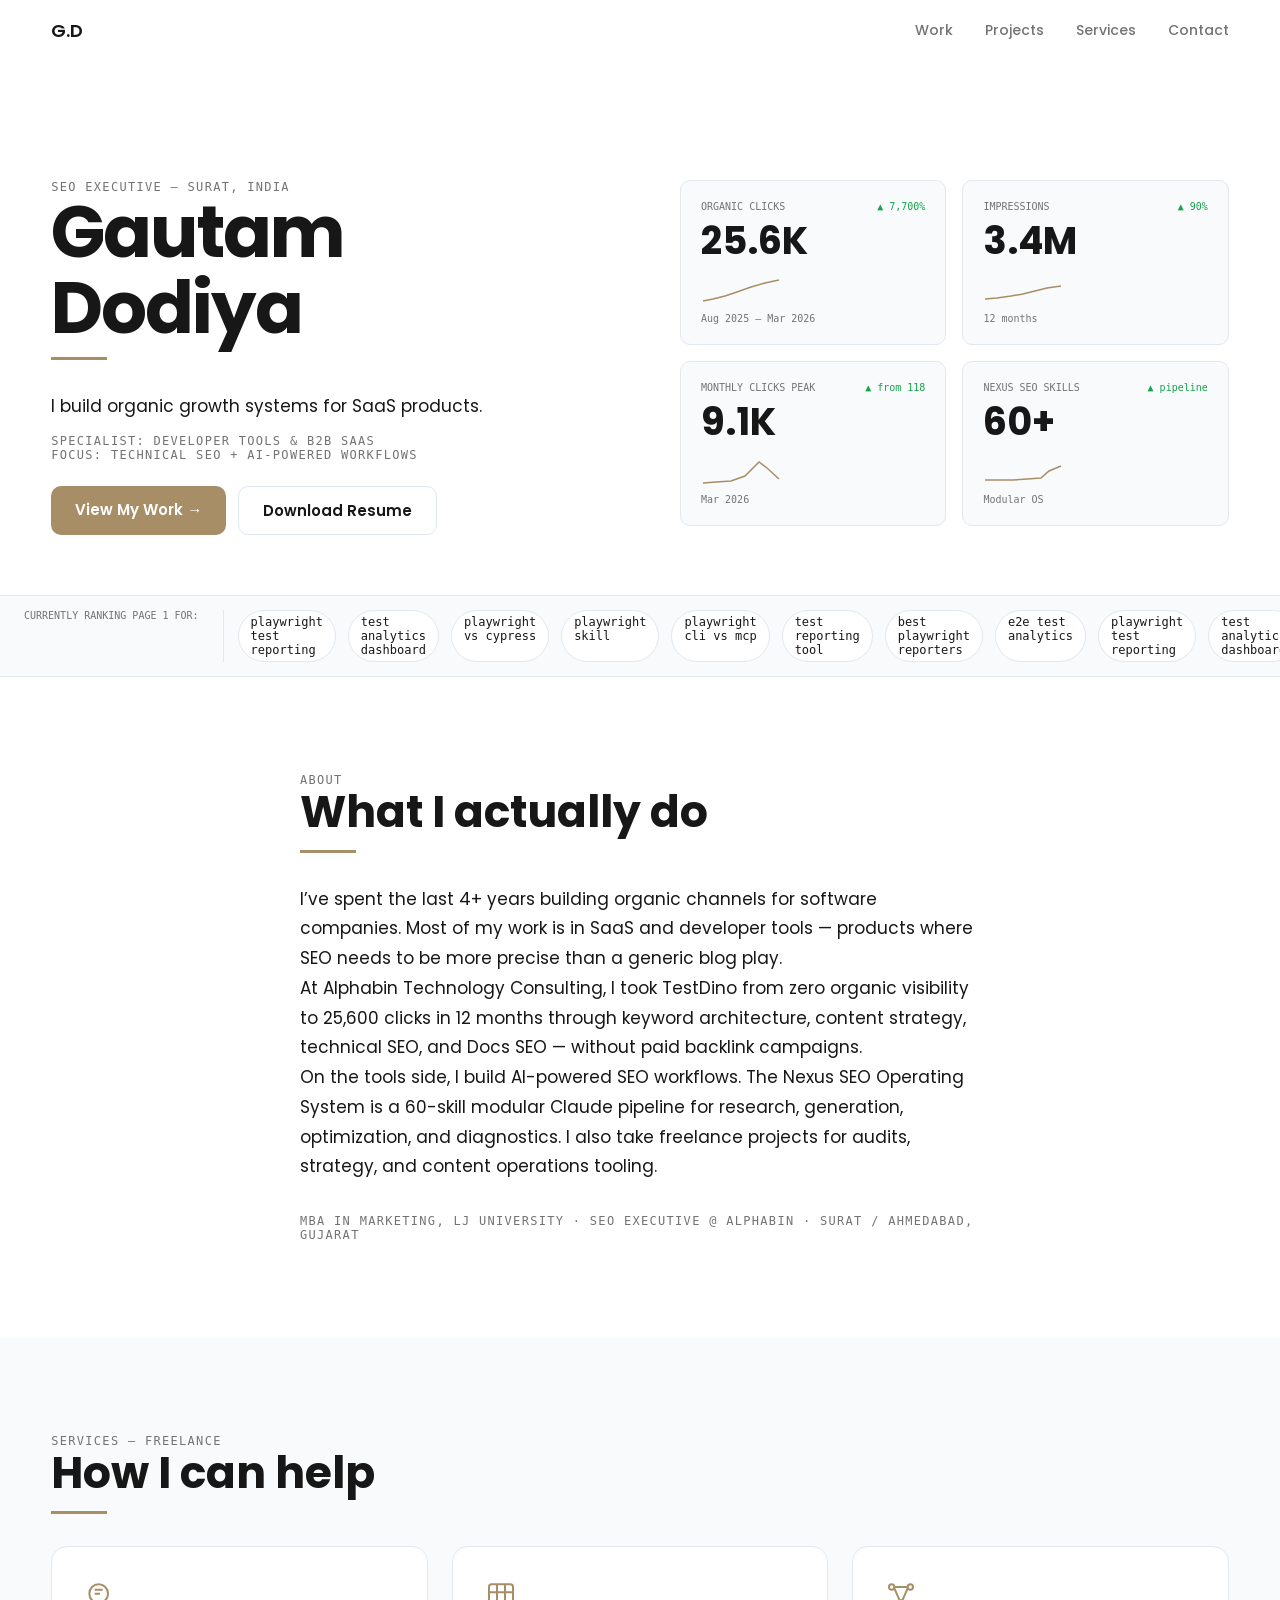
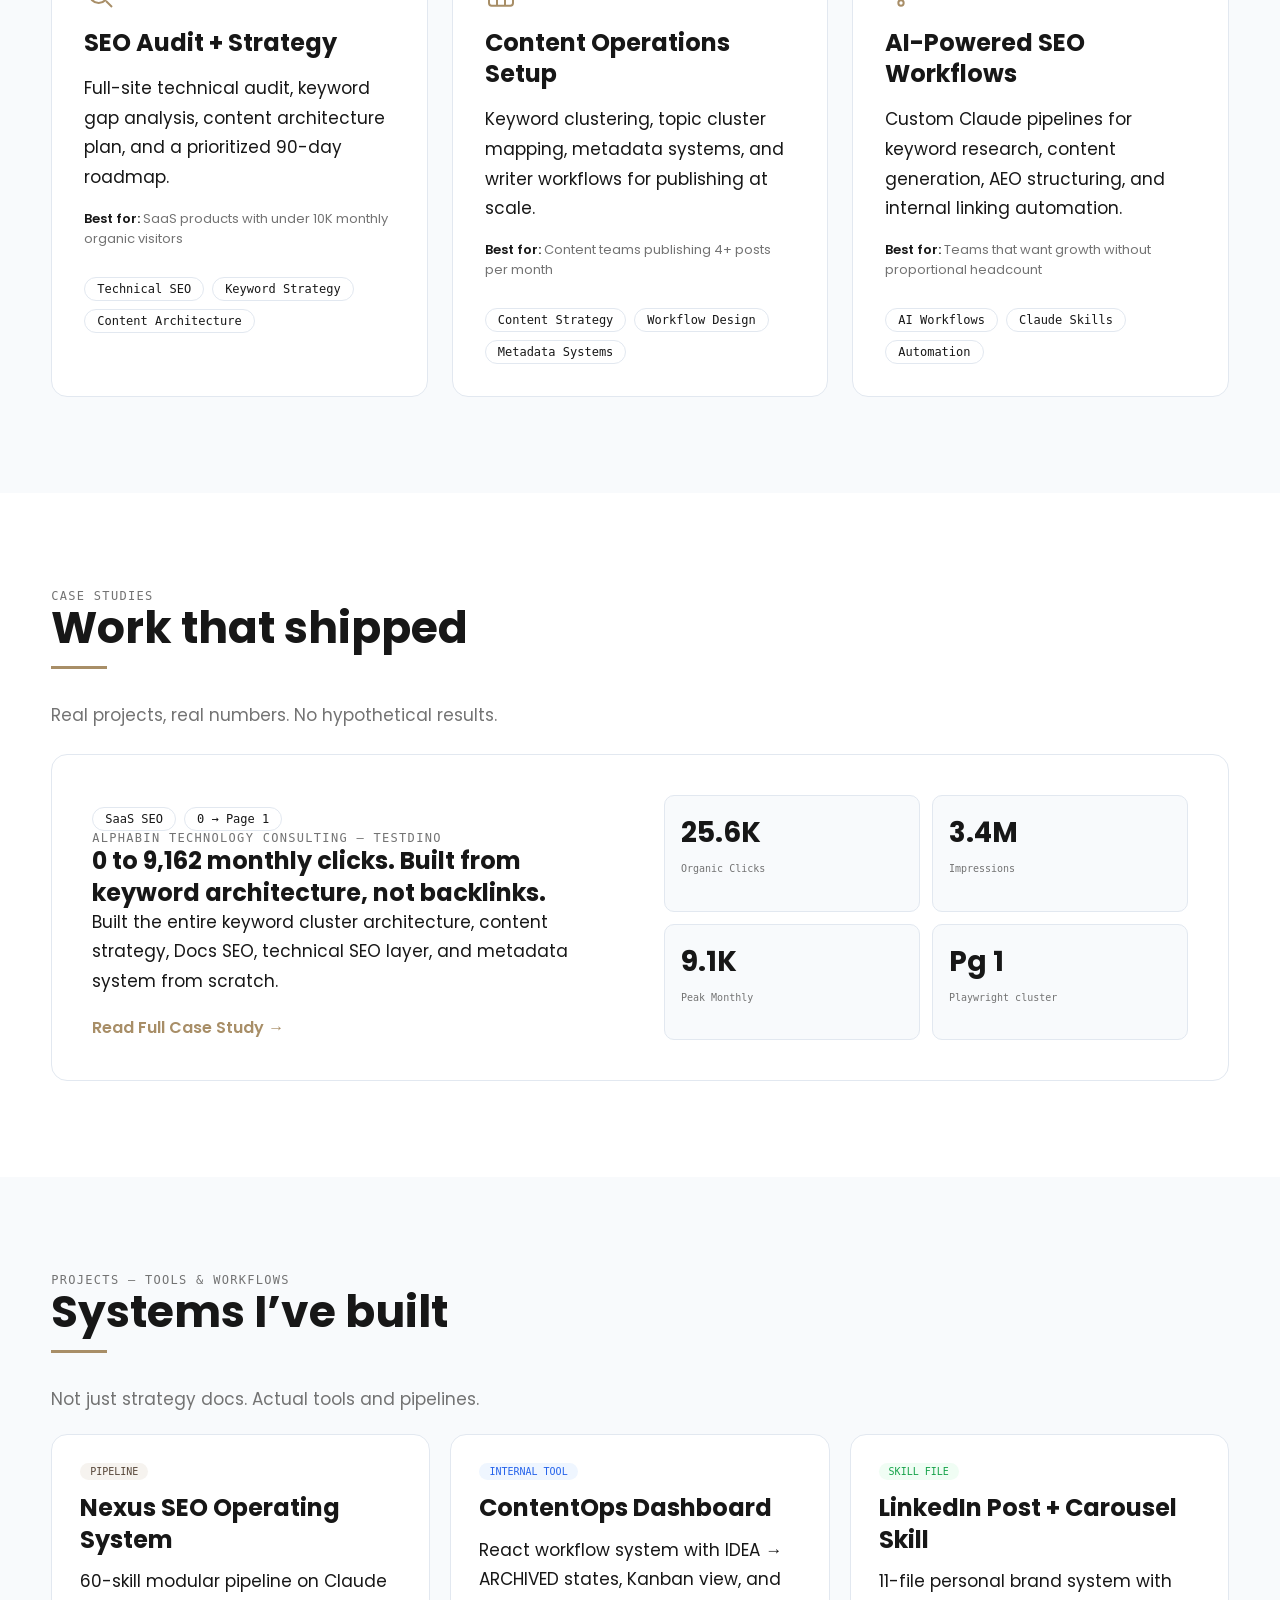
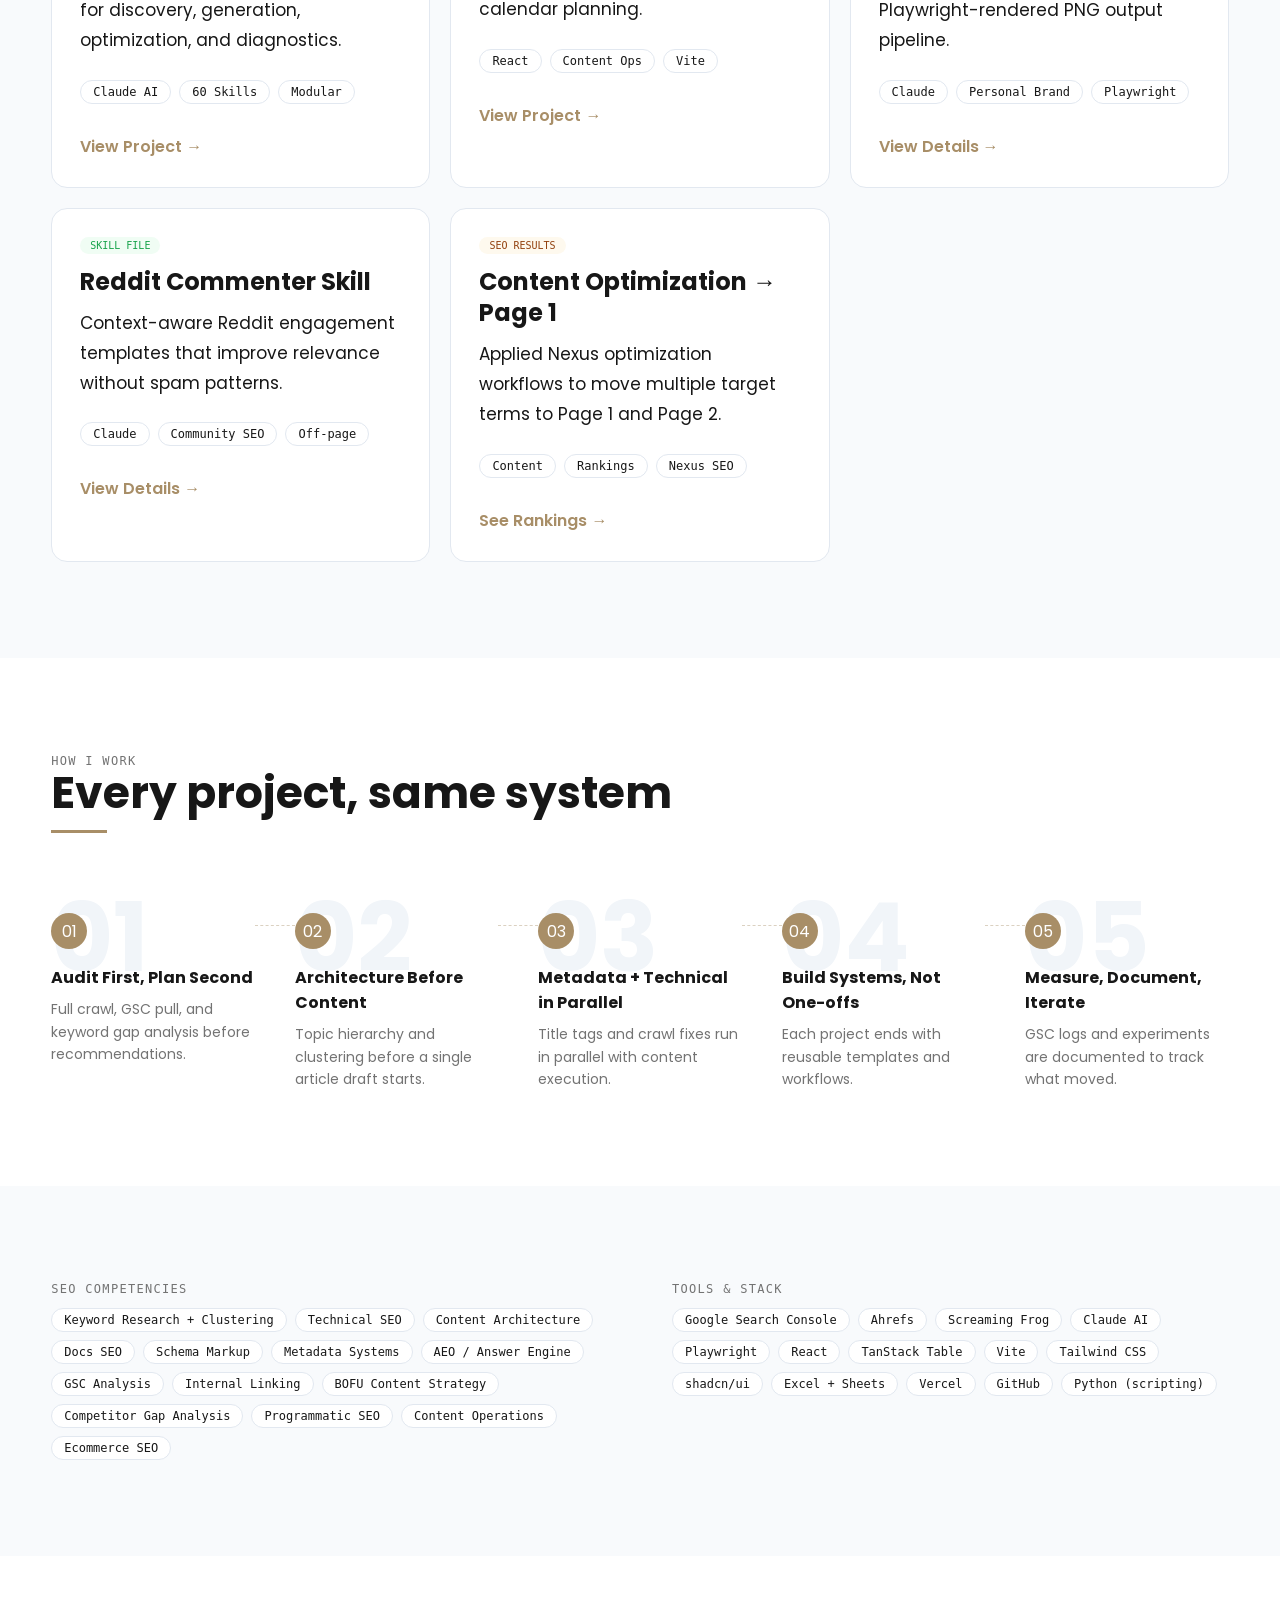
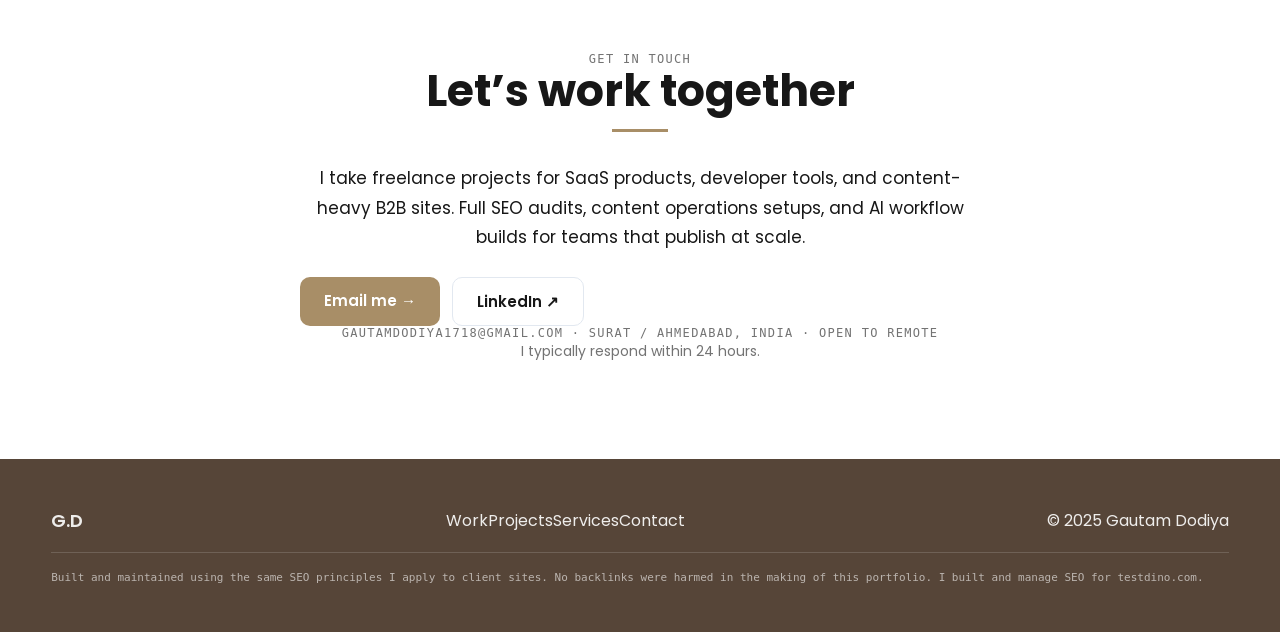
<file: index.html>
<!DOCTYPE html>
<html lang="en">
  <head>
    <meta charset="UTF-8" />
    <meta name="viewport" content="width=device-width, initial-scale=1.0" />
    <title>Gautam Dodiya — SEO Executive + AI Workflow Builder</title>
    <meta name="description" content="Gautam Dodiya drives SaaS SEO growth for Alphabin and TestDino using technical SEO, content systems, and AI-powered workflows." />
    <meta property="og:title" content="Gautam Dodiya — SEO Executive + AI Workflow Builder" />
    <meta property="og:description" content="Real SaaS SEO outcomes: 25.6K clicks, 3.4M impressions, and system-led organic growth for TestDino." />
    <meta property="og:image" content="assets/images/gsc/og-preview-1200x630.png" />
    <link rel="canonical" href="https://gautamdodiya.com/" />
    <link rel="preconnect" href="https://fonts.googleapis.com" />
    <link rel="preconnect" href="https://fonts.gstatic.com" crossorigin />
    <link href="https://fonts.googleapis.com/css2?family=Poppins:wght@400;500;600;700&display=swap" rel="stylesheet" />
    <link rel="stylesheet" href="css/reset.css" />
    <link rel="stylesheet" href="css/tokens.css" />
    <link rel="stylesheet" href="css/typography.css" />
    <link rel="stylesheet" href="css/layout.css" />
    <link rel="stylesheet" href="css/components.css" />
    <link rel="stylesheet" href="css/animations.css" />
    <link rel="stylesheet" href="css/responsive.css" />
  </head>
  <body>
    <header class="site-header" id="top">
      <div class="container nav-wrap">
        <a class="brand" href="#top">G.D</a>
        <nav class="desktop-nav text-nav"><a href="#results">Work</a><a href="#projects">Projects</a><a href="#services">Services</a><a href="#contact">Contact</a></nav>
        <button class="hamburger" id="hamburger" aria-label="Open menu"><span></span><span></span><span></span></button>
      </div>
      <div class="mobile-nav" id="mobile-nav"><button id="mobile-close">✕</button><a href="#results">Work</a><a href="#projects">Projects</a><a href="#services">Services</a><a href="#contact">Contact</a></div>
    </header>

    <main>
      <section id="hero" class="container hero-grid section-hero">
        <div class="hero-copy">
          <p class="text-label scroll-reveal">SEO EXECUTIVE — SURAT, INDIA</p>
          <h1 class="text-display scroll-reveal">Gautam<br />Dodiya</h1>
          <span class="heading-underline hero-underline"></span>
          <p class="text-body hero-sub scroll-reveal">I build organic growth systems for SaaS products.</p>
          <p class="text-label">Specialist: Developer tools &amp; B2B SaaS</p>
          <p class="text-label">Focus: Technical SEO + AI-powered workflows</p>
          <div class="cta-row"><a class="btn btn-primary" href="#results">View My Work →</a><a class="btn btn-secondary" href="Gautam SEO Resume.pdf">Download Resume</a></div>
        </div>

        <div class="gsc-grid">
          <article class="gsc-card card-load"><div class="gsc-card-header"><span class="gsc-label">ORGANIC CLICKS</span><span class="gsc-trend up">▲ 7,700%</span></div><div class="gsc-card-metric"><span class="gsc-number" data-target="25600" data-suffix="K">0</span></div><svg class="gsc-sparkline" viewBox="0 0 80 28"><polyline points="2,24 12,22 24,19 36,15 50,10 64,6 78,3"/></svg><div class="gsc-period">Aug 2025 — Mar 2026</div></article>
          <article class="gsc-card card-load"><div class="gsc-card-header"><span class="gsc-label">IMPRESSIONS</span><span class="gsc-trend up">▲ 90%</span></div><div class="gsc-card-metric"><span class="gsc-number" data-target="3400000" data-suffix="M">0</span></div><svg class="gsc-sparkline" viewBox="0 0 80 28"><polyline points="2,22 14,21 28,19 40,17 52,14 64,11 78,9"/></svg><div class="gsc-period">12 months</div></article>
          <article class="gsc-card card-load"><div class="gsc-card-header"><span class="gsc-label">MONTHLY CLICKS PEAK</span><span class="gsc-trend up">▲ from 118</span></div><div class="gsc-card-metric"><span class="gsc-number" data-target="9100" data-suffix="K">0</span></div><svg class="gsc-sparkline" viewBox="0 0 80 28"><polyline points="2,25 15,24 30,23 44,18 58,4 66,10 78,21"/></svg><div class="gsc-period">Mar 2026</div></article>
          <article class="gsc-card card-load"><div class="gsc-card-header"><span class="gsc-label">NEXUS SEO SKILLS</span><span class="gsc-trend up">▲ pipeline</span></div><div class="gsc-card-metric"><span class="gsc-number" data-target="60" data-suffix="+">0</span></div><svg class="gsc-sparkline" viewBox="0 0 80 28"><polyline points="2,22 16,22 30,22 44,21 58,20 66,13 78,8"/></svg><div class="gsc-period">Modular OS</div></article>
        </div>
      </section>

      <section class="marquee-strip"><div class="marquee-label">CURRENTLY RANKING PAGE 1 FOR:</div><div class="marquee-track" id="marquee-track"><span class="keyword-pill">playwright test reporting</span><span class="keyword-pill">test analytics dashboard</span><span class="keyword-pill">playwright vs cypress</span><span class="keyword-pill">playwright skill</span><span class="keyword-pill">playwright cli vs mcp</span><span class="keyword-pill">test reporting tool</span><span class="keyword-pill">best playwright reporters</span><span class="keyword-pill">e2e test analytics</span></div></section>

      <section id="about" class="section"><div class="container narrow scroll-reveal"><p class="text-label">ABOUT</p><h2 class="text-h2">What I actually do</h2><span class="heading-underline"></span><p class="text-body">I’ve spent the last 4+ years building organic channels for software companies. Most of my work is in SaaS and developer tools — products where SEO needs to be more precise than a generic blog play.</p><p class="text-body">At Alphabin Technology Consulting, I took TestDino from zero organic visibility to 25,600 clicks in 12 months through keyword architecture, content strategy, technical SEO, and Docs SEO — without paid backlink campaigns.</p><p class="text-body">On the tools side, I build AI-powered SEO workflows. The Nexus SEO Operating System is a 60-skill modular Claude pipeline for research, generation, optimization, and diagnostics. I also take freelance projects for audits, strategy, and content operations tooling.</p><p class="text-label about-meta">MBA in Marketing, LJ University · SEO Executive @ Alphabin · Surat / Ahmedabad, Gujarat</p></div></section>

      <section id="services" class="section surface"><div class="container"><p class="text-label">SERVICES — FREELANCE</p><h2 class="text-h2">How I can help</h2><span class="heading-underline"></span><div class="service-grid"><article class="service-card scroll-reveal"><svg viewBox="0 0 24 24"><circle cx="11" cy="11" r="7"></circle><path d="M16.5 16.5L21 21"></path><path d="M8 8h6M8 11h4"></path></svg><h3 class="text-h3">SEO Audit + Strategy</h3><p class="text-body">Full-site technical audit, keyword gap analysis, content architecture plan, and a prioritized 90-day roadmap.</p><p class="service-best-for"><span class="label">Best for:</span> SaaS products with under 10K monthly organic visitors</p><div class="tag-row"><span class="tag-pill">Technical SEO</span><span class="tag-pill">Keyword Strategy</span><span class="tag-pill">Content Architecture</span></div></article>
          <article class="service-card scroll-reveal"><svg viewBox="0 0 24 24"><rect x="3" y="4" width="18" height="16" rx="2"></rect><path d="M3 10h18M9 4v16M15 4v16"></path></svg><h3 class="text-h3">Content Operations Setup</h3><p class="text-body">Keyword clustering, topic cluster mapping, metadata systems, and writer workflows for publishing at scale.</p><p class="service-best-for"><span class="label">Best for:</span> Content teams publishing 4+ posts per month</p><div class="tag-row"><span class="tag-pill">Content Strategy</span><span class="tag-pill">Workflow Design</span><span class="tag-pill">Metadata Systems</span></div></article>
          <article class="service-card scroll-reveal"><svg viewBox="0 0 24 24"><circle cx="5" cy="6" r="2"></circle><circle cx="19" cy="6" r="2"></circle><circle cx="12" cy="18" r="2"></circle><path d="M7 7l4 9M17 7l-4 9M7 6h10"></path></svg><h3 class="text-h3">AI-Powered SEO Workflows</h3><p class="text-body">Custom Claude pipelines for keyword research, content generation, AEO structuring, and internal linking automation.</p><p class="service-best-for"><span class="label">Best for:</span> Teams that want growth without proportional headcount</p><div class="tag-row"><span class="tag-pill">AI Workflows</span><span class="tag-pill">Claude Skills</span><span class="tag-pill">Automation</span></div></article></div></div></section>

      <section id="results" class="section"><div class="container"><p class="text-label">CASE STUDIES</p><h2 class="text-h2">Work that shipped</h2><span class="heading-underline"></span><p class="text-body text-muted">Real projects, real numbers. No hypothetical results.</p><div class="case-stack"><article class="case-study-card scroll-reveal"><div><div class="tag-row"><span class="tag-pill">SaaS SEO</span><span class="tag-pill">0 → Page 1</span></div><p class="text-label">Alphabin Technology Consulting — TestDino</p><h3 class="text-h3">0 to 9,162 monthly clicks. Built from keyword architecture, not backlinks.</h3><p class="text-body">Built the entire keyword cluster architecture, content strategy, Docs SEO, technical SEO layer, and metadata system from scratch.</p><a class="case-cta" href="work/testdino.html">Read Full Case Study →</a></div><div class="mini-grid"><div class="mini-gsc-card"><strong>25.6K</strong><span>Organic Clicks</span></div><div class="mini-gsc-card"><strong>3.4M</strong><span>Impressions</span></div><div class="mini-gsc-card"><strong>9.1K</strong><span>Peak Monthly</span></div><div class="mini-gsc-card"><strong>Pg 1</strong><span>Playwright cluster</span></div></div></article></div></div></section>

      <section id="projects" class="section surface"><div class="container"><p class="text-label">PROJECTS — TOOLS &amp; WORKFLOWS</p><h2 class="text-h2">Systems I’ve built</h2><span class="heading-underline"></span><p class="text-body text-muted">Not just strategy docs. Actual tools and pipelines.</p><div class="project-grid"><article class="project-card scroll-reveal"><span class="type-badge badge-pipeline">Pipeline</span><h3 class="text-h3">Nexus SEO Operating System</h3><p class="text-body">60-skill modular pipeline on Claude for discovery, generation, optimization, and diagnostics.</p><div class="tag-row"><span class="tag-pill">Claude AI</span><span class="tag-pill">60 Skills</span><span class="tag-pill">Modular</span></div><a class="case-cta" href="work/nexus-os.html">View Project →</a></article><article class="project-card scroll-reveal"><span class="type-badge badge-tool">Internal Tool</span><h3 class="text-h3">ContentOps Dashboard</h3><p class="text-body">React workflow system with IDEA → ARCHIVED states, Kanban view, and calendar planning.</p><div class="tag-row"><span class="tag-pill">React</span><span class="tag-pill">Content Ops</span><span class="tag-pill">Vite</span></div><a class="case-cta" href="work/contentops-dashboard.html">View Project →</a></article><article class="project-card scroll-reveal"><span class="type-badge badge-skill">Skill File</span><h3 class="text-h3">LinkedIn Post + Carousel Skill</h3><p class="text-body">11-file personal brand system with Playwright-rendered PNG output pipeline.</p><div class="tag-row"><span class="tag-pill">Claude</span><span class="tag-pill">Personal Brand</span><span class="tag-pill">Playwright</span></div><a class="case-cta" href="https://github.com/gautamdodiya1718-byte/LinkedIn-Post">View Details →</a></article><article class="project-card scroll-reveal"><span class="type-badge badge-skill">Skill File</span><h3 class="text-h3">Reddit Commenter Skill</h3><p class="text-body">Context-aware Reddit engagement templates that improve relevance without spam patterns.</p><div class="tag-row"><span class="tag-pill">Claude</span><span class="tag-pill">Community SEO</span><span class="tag-pill">Off-page</span></div><a class="case-cta" href="https://github.com/gautamdodiya1718-byte/reddit-commenter">View Details →</a></article><article class="project-card scroll-reveal"><span class="type-badge badge-results">SEO Results</span><h3 class="text-h3">Content Optimization → Page 1</h3><p class="text-body">Applied Nexus optimization workflows to move multiple target terms to Page 1 and Page 2.</p><div class="tag-row"><span class="tag-pill">Content</span><span class="tag-pill">Rankings</span><span class="tag-pill">Nexus SEO</span></div><a class="case-cta" href="https://testdino.com/">See Rankings →</a></article></div></div></section>

      <section id="process" class="section"><div class="container"><p class="text-label">HOW I WORK</p><h2 class="text-h2">Every project, same system</h2><span class="heading-underline"></span><div class="process-row"><div class="process-step scroll-reveal"><div class="step-bg-number">01</div><div class="step-content"><div class="step-circle">01</div><h3>Audit First, Plan Second</h3><p>Full crawl, GSC pull, and keyword gap analysis before recommendations.</p></div></div><div class="process-connector"></div><div class="process-step scroll-reveal"><div class="step-bg-number">02</div><div class="step-content"><div class="step-circle">02</div><h3>Architecture Before Content</h3><p>Topic hierarchy and clustering before a single article draft starts.</p></div></div><div class="process-connector"></div><div class="process-step scroll-reveal"><div class="step-bg-number">03</div><div class="step-content"><div class="step-circle">03</div><h3>Metadata + Technical in Parallel</h3><p>Title tags and crawl fixes run in parallel with content execution.</p></div></div><div class="process-connector"></div><div class="process-step scroll-reveal"><div class="step-bg-number">04</div><div class="step-content"><div class="step-circle">04</div><h3>Build Systems, Not One-offs</h3><p>Each project ends with reusable templates and workflows.</p></div></div><div class="process-connector"></div><div class="process-step scroll-reveal"><div class="step-bg-number">05</div><div class="step-content"><div class="step-circle">05</div><h3>Measure, Document, Iterate</h3><p>GSC logs and experiments are documented to track what moved.</p></div></div></div></div></section>

      <section id="skills-stack" class="section surface"><div class="container two-col"><div><p class="text-label">SEO COMPETENCIES</p><div class="pill-grid"><span class="skill-pill">Keyword Research + Clustering</span><span class="skill-pill">Technical SEO</span><span class="skill-pill">Content Architecture</span><span class="skill-pill">Docs SEO</span><span class="skill-pill">Schema Markup</span><span class="skill-pill">Metadata Systems</span><span class="skill-pill">AEO / Answer Engine</span><span class="skill-pill">GSC Analysis</span><span class="skill-pill">Internal Linking</span><span class="skill-pill">BOFU Content Strategy</span><span class="skill-pill">Competitor Gap Analysis</span><span class="skill-pill">Programmatic SEO</span><span class="skill-pill">Content Operations</span><span class="skill-pill">Ecommerce SEO</span></div></div><div><p class="text-label">TOOLS &amp; STACK</p><div class="pill-grid"><span class="skill-pill">Google Search Console</span><span class="skill-pill">Ahrefs</span><span class="skill-pill">Screaming Frog</span><span class="skill-pill">Claude AI</span><span class="skill-pill">Playwright</span><span class="skill-pill">React</span><span class="skill-pill">TanStack Table</span><span class="skill-pill">Vite</span><span class="skill-pill">Tailwind CSS</span><span class="skill-pill">shadcn/ui</span><span class="skill-pill">Excel + Sheets</span><span class="skill-pill">Vercel</span><span class="skill-pill">GitHub</span><span class="skill-pill">Python (scripting)</span></div></div></div></section>

      <section id="contact" class="section"><div class="container narrow center"><p class="text-label">GET IN TOUCH</p><h2 class="text-h2">Let’s work together</h2><span class="heading-underline centered"></span><p class="text-body">I take freelance projects for SaaS products, developer tools, and content-heavy B2B sites. Full SEO audits, content operations setups, and AI workflow builds for teams that publish at scale.</p><div class="cta-row center"><a class="btn btn-primary" href="mailto:gautamdodiya1718@gmail.com">Email me →</a><a class="btn btn-secondary" href="https://www.linkedin.com/in/gautamdodiya">LinkedIn ↗</a></div><p class="text-label">gautamdodiya1718@gmail.com · Surat / Ahmedabad, India · Open to remote</p><p class="text-small">I typically respond within 24 hours.</p></div></section>
    </main>

    <footer class="site-footer"><div class="container footer-top"><p class="brand">G.D</p><nav><a href="#results">Work</a><a href="#projects">Projects</a><a href="#services">Services</a><a href="#contact">Contact</a></nav><p>© 2025 Gautam Dodiya</p></div><div class="container footer-bottom">Built and maintained using the same SEO principles I apply to client sites. No backlinks were harmed in the making of this portfolio. I built and manage SEO for <a href="https://testdino.com/">testdino.com</a>.</div></footer>

    <script src="js/nav.js"></script>
    <script src="js/mobile-nav.js"></script>
    <script src="js/counters.js"></script>
    <script src="js/scroll-animations.js"></script>
    <script src="js/marquee.js"></script>
  </body>
</html>
</file>
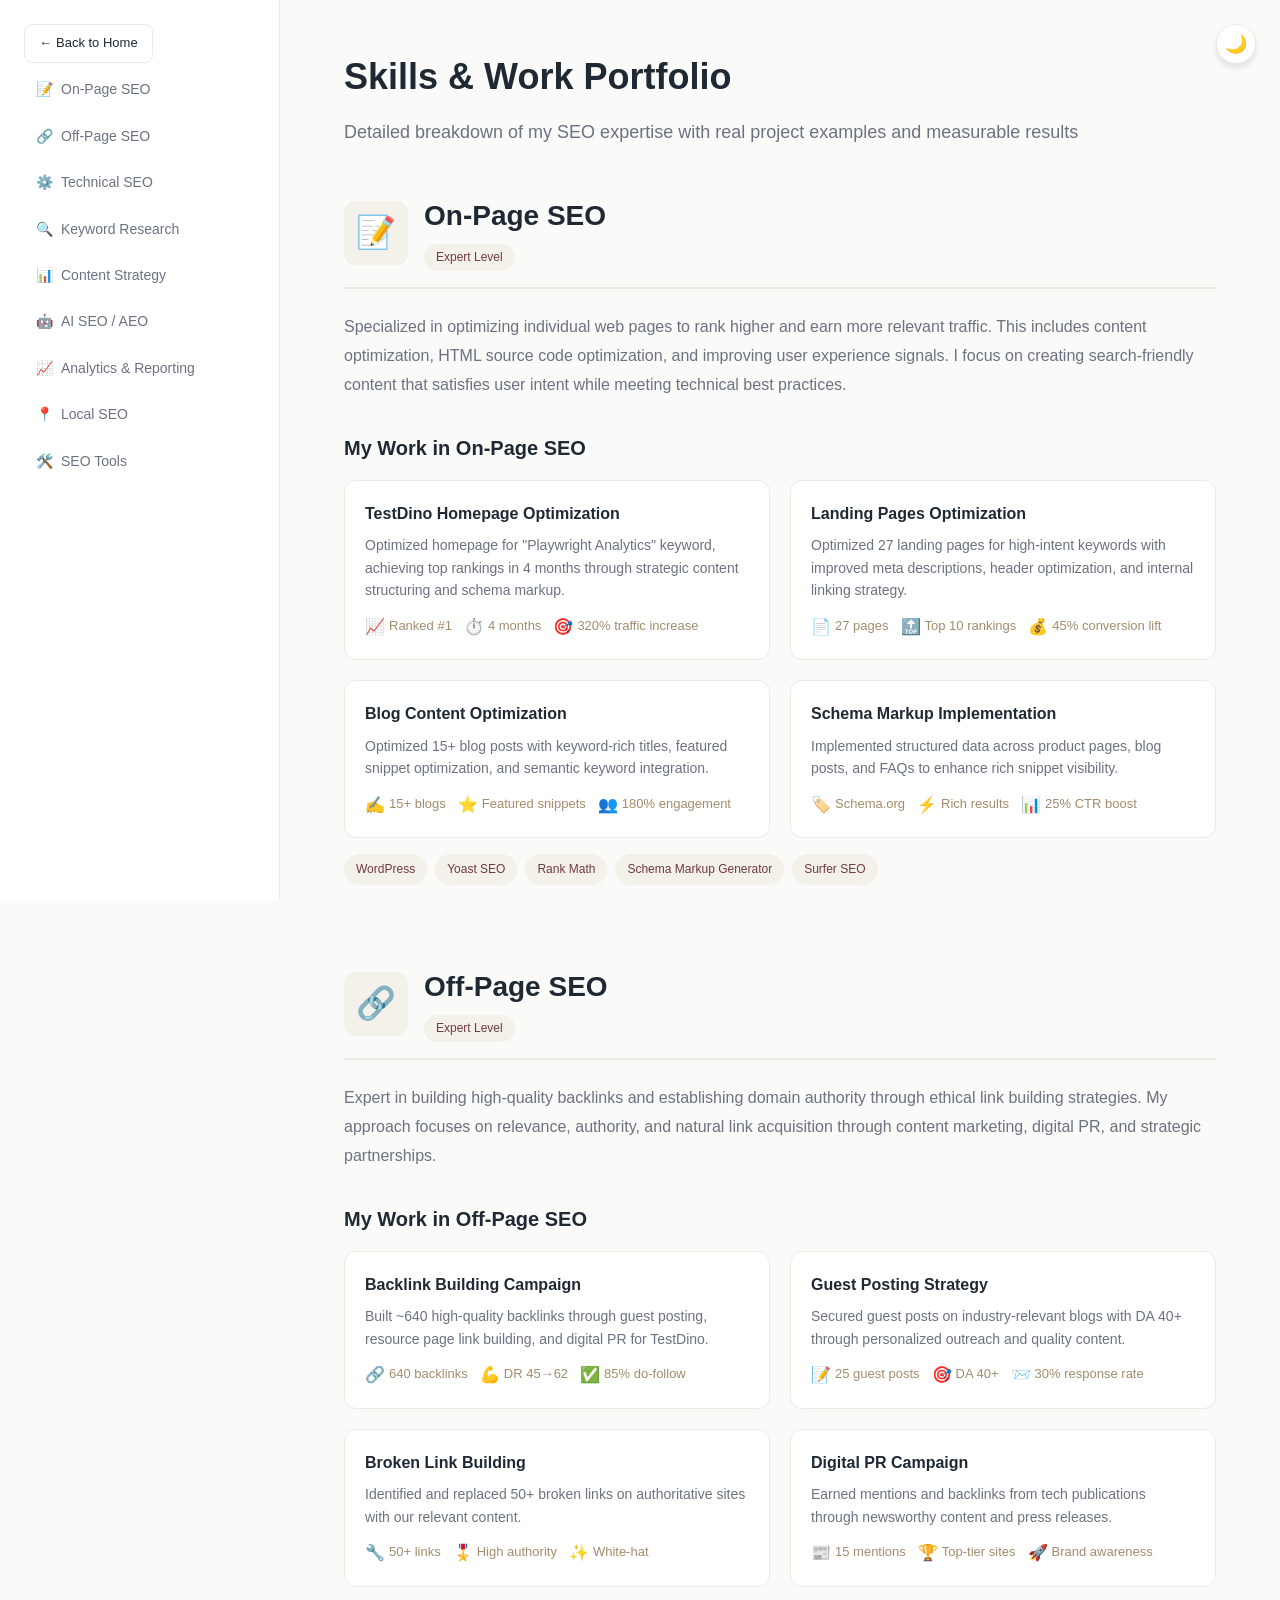
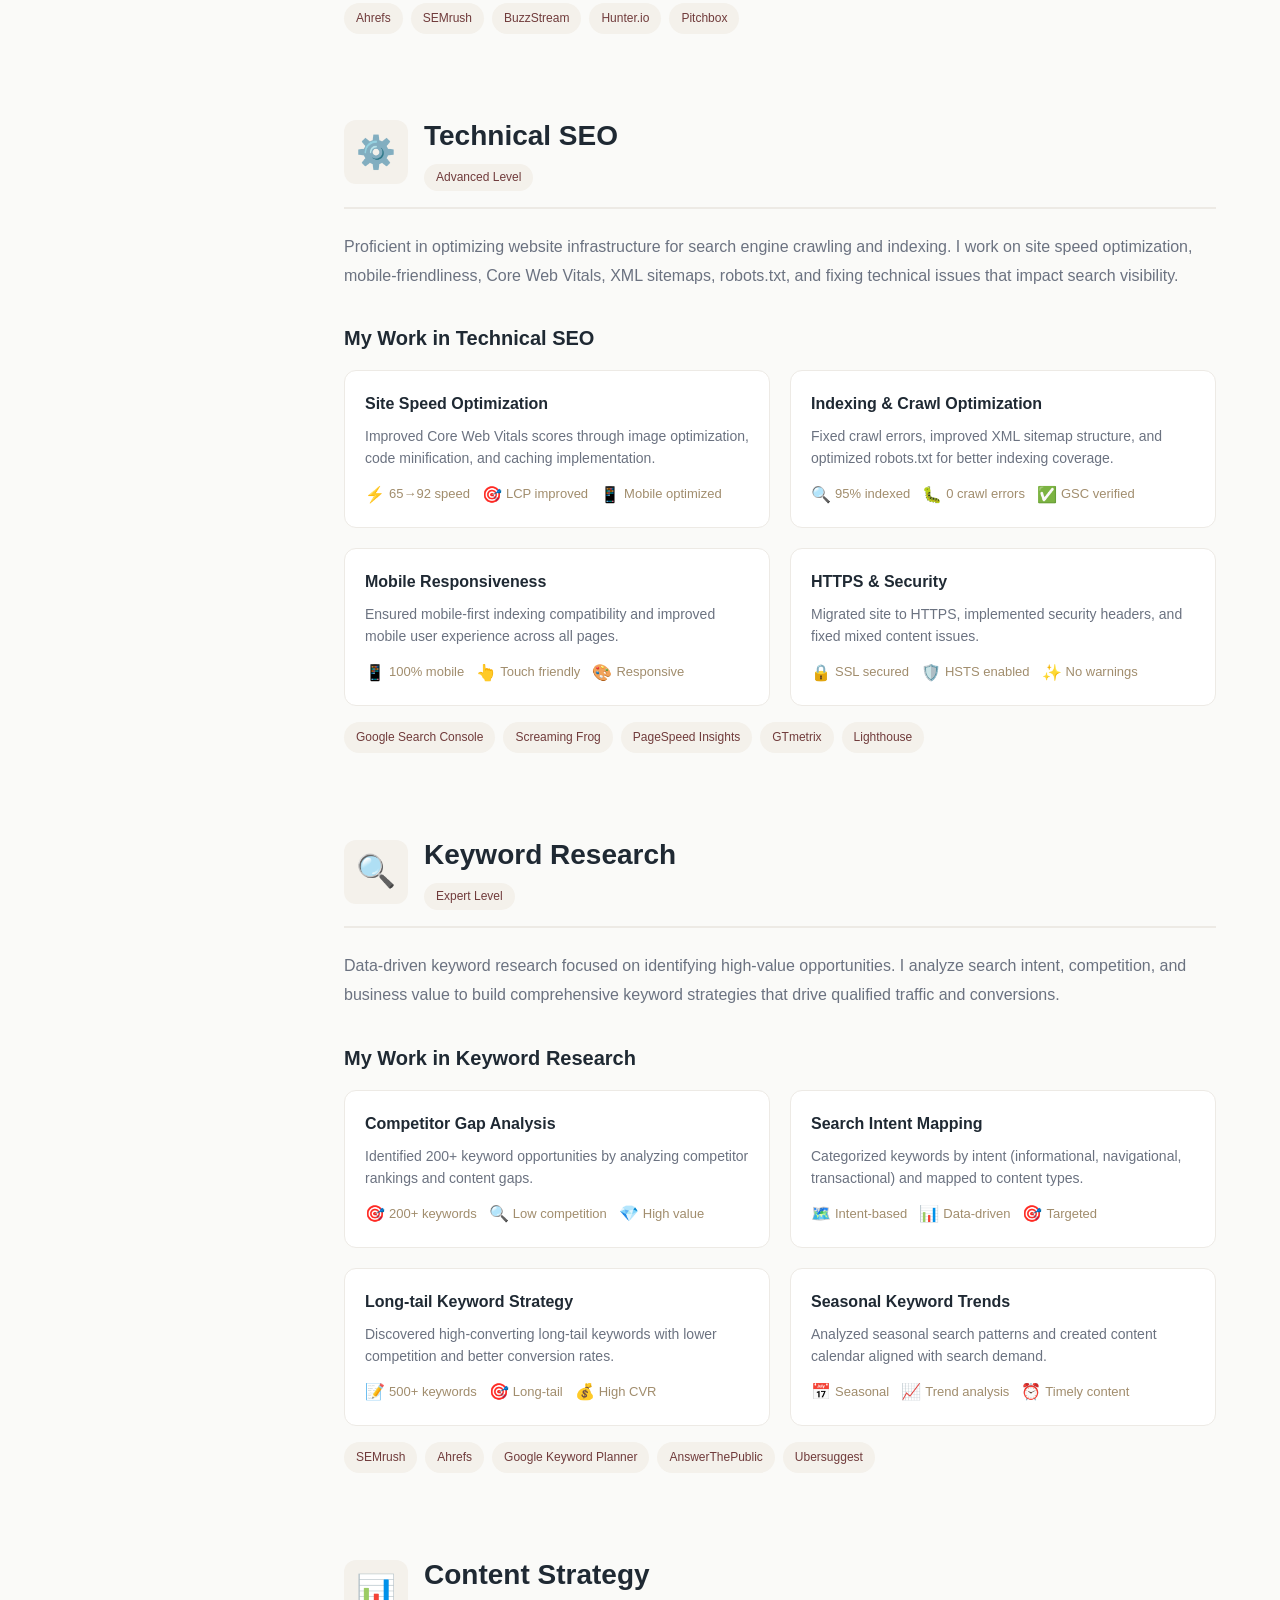
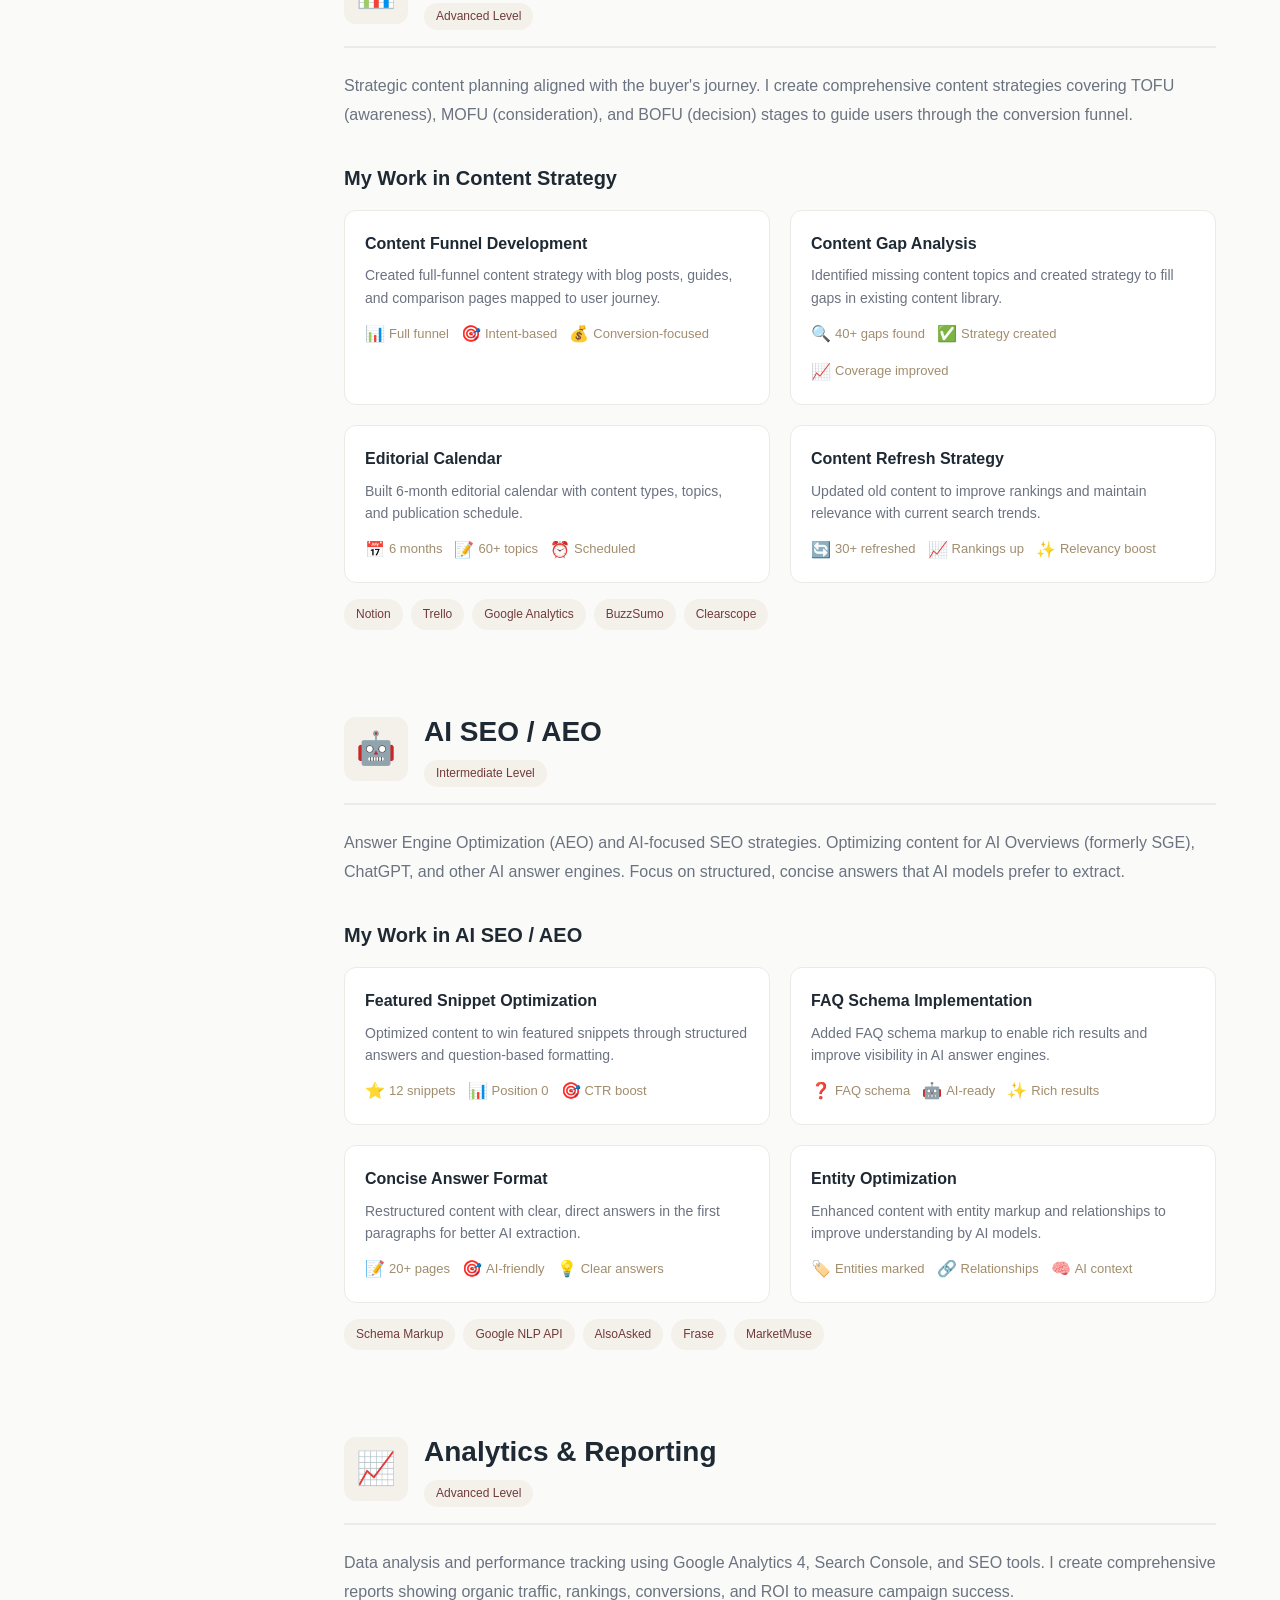
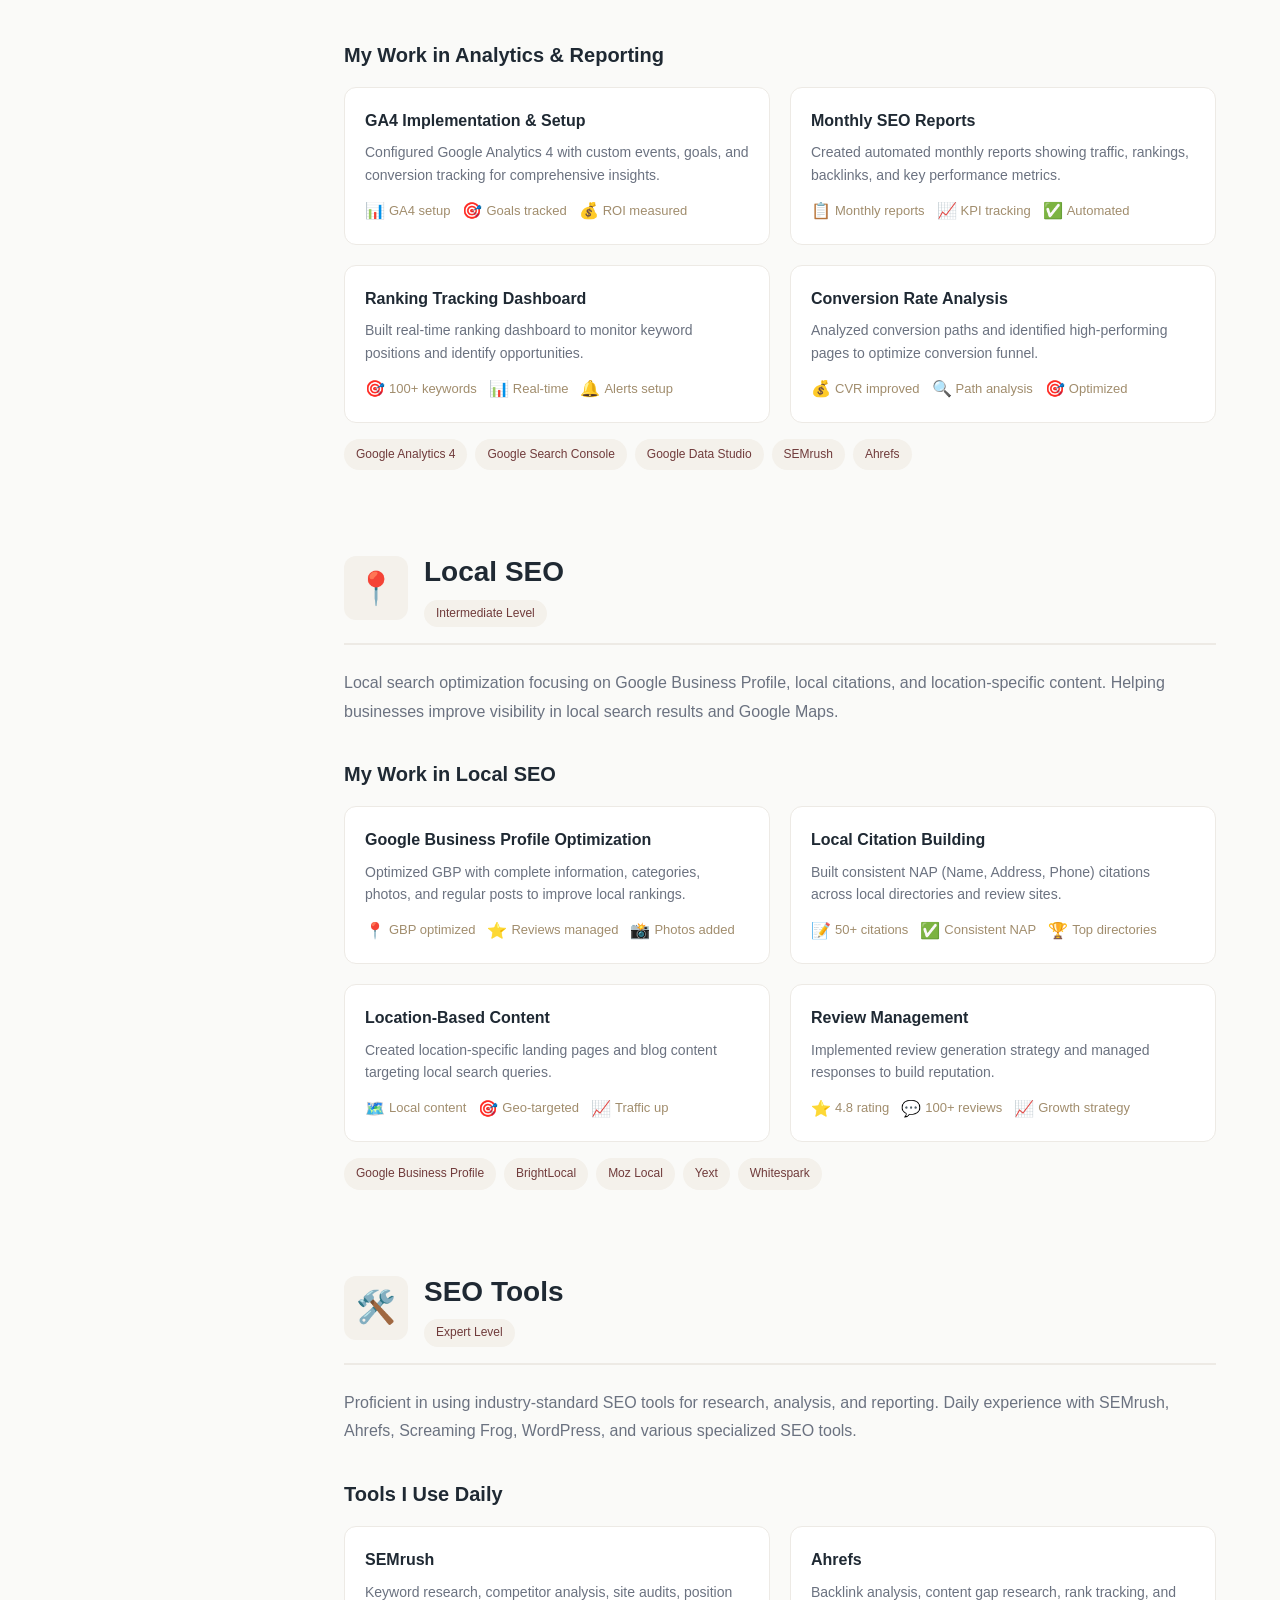
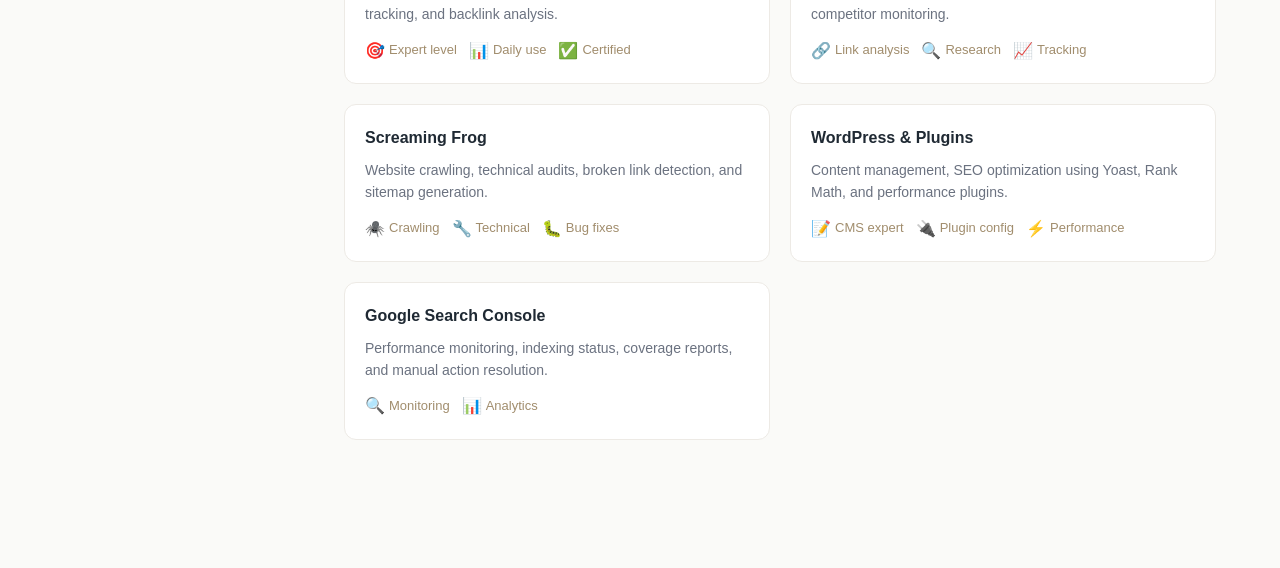
<file: skill.html>
<!DOCTYPE html>
<html lang="en">
<head>
    <meta charset="UTF-8">
    <meta name="viewport" content="width=device-width, initial-scale=1.0">
    <title>Skills & Work - Gautam Dodiya</title>
    <style>
        * {
            margin: 0;
            padding: 0;
            box-sizing: border-box;
            scroll-behavior: smooth;
        }

        body {
            font-family: -apple-system, BlinkMacSystemFont, 'Segoe UI', Roboto, 'Helvetica Neue', Arial, sans-serif;
            line-height: 1.6;
            transition: background-color 0.3s, color 0.3s;
        }

        body.light-mode {
            background: #FAFAF8;
            color: #1F2933;
        }

        body.dark-mode {
            background: #181715;
            color: #F2F2EF;
        }

        /* Dark Mode Toggle */
        .dark-toggle {
            position: fixed;
            top: 24px;
            right: 24px;
            z-index: 1000;
            width: 40px;
            height: 40px;
            border-radius: 50%;
            border: none;
            font-size: 18px;
            cursor: pointer;
            box-shadow: 0 4px 6px rgba(0, 0, 0, 0.1);
            transition: all 0.3s;
        }

        .dark-toggle:hover {
            transform: scale(1.1);
        }

        .light-mode .dark-toggle {
            background: #FFFFFF;
            border: 1px solid #EDEAE5;
        }

        .dark-mode .dark-toggle {
            background: #1F1E1B;
            border: 1px solid #2C2A26;
        }

        /* Back Button */
        .back-btn {
            position: fixed;
            top: 24px;
            left: 24px;
            z-index: 1000;
            padding: 8px 14px;
            border-radius: 8px;
            text-decoration: none;
            font-weight: 500;
            font-size: 13px;
            transition: all 0.3s;
            display: flex;
            align-items: center;
            gap: 4px;
        }

        .light-mode .back-btn {
            background: #FFFFFF;
            color: #1F2933;
            border: 1px solid #EDEAE5;
        }

        .light-mode .back-btn:hover {
            box-shadow: 0 4px 6px rgba(0, 0, 0, 0.1);
            border-color: #A18D6D;
        }

        .dark-mode .back-btn {
            background: #1F1E1B;
            color: #F2F2EF;
            border: 1px solid #2C2A26;
        }

        .dark-mode .back-btn:hover {
            background: #262420;
            border-color: #B6A98A;
        }

        /* Container */
        .container {
            display: grid;
            grid-template-columns: 1fr;
            min-height: 100vh;
            padding-top: 80px;
        }

        @media (min-width: 1024px) {
            .container {
                grid-template-columns: 280px 1fr;
                padding-top: 0;
            }
        }

        /* Sidebar Navigation */
        .sidebar-nav {
            padding: 32px 24px;
            border-right: 1px solid;
            transition: all 0.3s;
        }

        .light-mode .sidebar-nav {
            background: rgba(255, 255, 255, 0.9);
            border-color: #EDEAE5;
        }

        .dark-mode .sidebar-nav {
            background: rgba(31, 30, 27, 0.9);
            border-color: #2C2A26;
        }

        @media (min-width: 1024px) {
            .sidebar-nav {
                position: sticky;
                top: 0;
                height: 100vh;
                overflow-y: auto;
                padding: 32px 24px;
            }
        }

        .btn-secondary {
            padding: 12px 24px;
            border: 2px solid;
            border-radius: 8px;
            text-decoration: none;
            font-weight: 500;
            transition: all 0.2s;
        }

        .light-mode .btn-secondary {
            border-color: #FFFFFF;
            color: #FFFFFF;
            background: #1F2933;
        }

        .light-mode .btn-secondary:hover {
            background: #FFFFFF;
            color: #1F2933;
        }

        .dark-mode .btn-secondary {
            border-color: #FFFFFF;
            color: #FFFFFF;
            background: transparent;
        }

        .dark-mode .btn-secondary:hover {
            background: #FFFFFF;
            color: #1F2933;
        }

        .nav-title {
            font-size: 14px;
            font-weight: 600;
            margin-bottom: 16px;
            text-transform: uppercase;
            letter-spacing: 0.05em;
        }

        .light-mode .nav-title {
            color: #6B7280;
        }

        .dark-mode .nav-title {
            color: #B6B2AA;
        }

        .nav-list {
            list-style: none;
        }

        .nav-item {
            margin-bottom: 8px;
        }

        .nav-link {
            display: flex;
            align-items: center;
            gap: 8px;
            padding: 8px 12px;
            border-radius: 6px;
            text-decoration: none;
            font-size: 14px;
            transition: all 0.2s;
        }

        .light-mode .nav-link {
            color: #6B7280;
        }

        .light-mode .nav-link:hover,
        .light-mode .nav-link.active {
            background: #F4F1EB;
            color: #703B3B;
        }

        .dark-mode .nav-link {
            color: #B6B2AA;
        }

        .dark-mode .nav-link:hover,
        .dark-mode .nav-link.active {
            background: #262420;
            color: #B6A98A;
        }

        /* Main Content */
        .main-content {
            padding: 24px;
            max-width: 1200px;
            margin: 0 auto;
        }

        @media (min-width: 1024px) {
            .main-content {
                padding: 48px 64px;
            }
        }

        .page-header {
            margin-bottom: 48px;
        }

        .page-header h1 {
            font-size: 36px;
            font-weight: bold;
            margin-bottom: 12px;
        }

        .page-header p {
            font-size: 18px;
        }

        .light-mode .page-header p {
            color: #6B7280;
        }

        .dark-mode .page-header p {
            color: #B6B2AA;
        }

        /* Skill Section */
        .skill-section {
            margin-bottom: 80px;
            scroll-margin-top: 24px;
        }

        .skill-header {
            display: flex;
            align-items: center;
            gap: 16px;
            margin-bottom: 24px;
            padding-bottom: 16px;
            border-bottom: 2px solid;
        }

        .light-mode .skill-header {
            border-color: #EDEAE5;
        }

        .dark-mode .skill-header {
            border-color: #2C2A26;
        }

        .skill-icon-large {
            width: 64px;
            height: 64px;
            border-radius: 12px;
            display: flex;
            align-items: center;
            justify-content: center;
            font-size: 32px;
        }

        .light-mode .skill-icon-large {
            background: #F4F1EB;
        }

        .dark-mode .skill-icon-large {
            background: #262420;
        }

        .skill-header-text h2 {
            font-size: 28px;
            font-weight: bold;
            margin-bottom: 4px;
        }

        .skill-level-badge {
            display: inline-block;
            padding: 4px 12px;
            border-radius: 9999px;
            font-size: 12px;
            font-weight: 500;
        }

        .light-mode .skill-level-badge {
            background: #F4F1EB;
            color: #703B3B;
        }

        .dark-mode .skill-level-badge {
            background: #262420;
            color: #B6A98A;
        }

        .skill-description {
            font-size: 16px;
            line-height: 1.8;
            margin-bottom: 32px;
        }

        .light-mode .skill-description {
            color: #6B7280;
        }

        .dark-mode .skill-description {
            color: #B6B2AA;
        }

        .work-section {
            margin-top: 32px;
        }

        .work-title {
            font-size: 20px;
            font-weight: 600;
            margin-bottom: 16px;
        }

        .work-grid {
            display: grid;
            grid-template-columns: 1fr;
            gap: 20px;
        }

        @media (min-width: 768px) {
            .work-grid {
                grid-template-columns: repeat(2, 1fr);
            }
        }

        .work-card {
            padding: 20px;
            border-radius: 12px;
            border: 1px solid;
            transition: all 0.3s;
        }

        .light-mode .work-card {
            background: #FFFFFF;
            border-color: #EDEAE5;
        }

        .light-mode .work-card:hover {
            border-color: #A18D6D;
            box-shadow: 0 10px 15px rgba(161, 141, 109, 0.15);
            transform: translateY(-2px);
        }

        .dark-mode .work-card {
            background: #1F1E1B;
            border-color: #2C2A26;
        }

        .dark-mode .work-card:hover {
            border-color: #B6A98A;
            box-shadow: 0 10px 15px rgba(182, 169, 138, 0.2);
            transform: translateY(-2px);
        }

        .work-card h4 {
            font-size: 16px;
            font-weight: 600;
            margin-bottom: 8px;
        }

        .light-mode .work-card h4 {
            color: #1F2933;
        }

        .dark-mode .work-card h4 {
            color: #F2F2EF;
        }

        .work-card p {
            font-size: 14px;
            margin-bottom: 12px;
            line-height: 1.6;
        }

        .light-mode .work-card p {
            color: #6B7280;
        }

        .dark-mode .work-card p {
            color: #B6B2AA;
        }

        .work-metrics {
            display: flex;
            flex-wrap: wrap;
            gap: 12px;
            margin-top: 12px;
        }

        .metric {
            display: flex;
            align-items: center;
            gap: 4px;
            font-size: 13px;
            font-weight: 500;
        }

        .metric-icon {
            font-size: 16px;
        }

        .light-mode .metric {
            color: #A18D6D;
        }

        .dark-mode .metric {
            color: #B6A98A;
        }

        .tools-list {
            display: flex;
            flex-wrap: wrap;
            gap: 8px;
            margin-top: 16px;
        }

        .tool-tag {
            padding: 6px 12px;
            border-radius: 9999px;
            font-size: 12px;
            font-weight: 500;
        }

        .light-mode .tool-tag {
            background: #F4F1EB;
            color: #703B3B;
        }

        .dark-mode .tool-tag {
            background: #262420;
            color: #B6A98A;
        }
    </style>
</head>
<body class="light-mode">
    <!-- Back Button -->
    <a href="index.html" class="back-btn">
        <span>←</span>
        <span>Back to Home</span>
    </a>

    <!-- Dark Mode Toggle -->
    <button class="dark-toggle" onclick="toggleDarkMode()" aria-label="Toggle dark mode">
        <span id="darkModeIcon">🌙</span>
    </button>

    <div class="container">
        <!-- Sidebar Navigation -->
        <aside class="sidebar-nav">
            <h3 class="nav-title">Skills Index</h3>
            <ul class="nav-list">
                <li class="nav-item">
                    <a href="#on-page-seo" class="nav-link">
                        <span>📝</span>
                        <span>On-Page SEO</span>
                    </a>
                </li>
                <li class="nav-item">
                    <a href="#off-page-seo" class="nav-link">
                        <span>🔗</span>
                        <span>Off-Page SEO</span>
                    </a>
                </li>
                <li class="nav-item">
                    <a href="#technical-seo" class="nav-link">
                        <span>⚙️</span>
                        <span>Technical SEO</span>
                    </a>
                </li>
                <li class="nav-item">
                    <a href="#keyword-research" class="nav-link">
                        <span>🔍</span>
                        <span>Keyword Research</span>
                    </a>
                </li>
                <li class="nav-item">
                    <a href="#content-strategy" class="nav-link">
                        <span>📊</span>
                        <span>Content Strategy</span>
                    </a>
                </li>
                <li class="nav-item">
                    <a href="#ai-seo" class="nav-link">
                        <span>🤖</span>
                        <span>AI SEO / AEO</span>
                    </a>
                </li>
                <li class="nav-item">
                    <a href="#analytics" class="nav-link">
                        <span>📈</span>
                        <span>Analytics & Reporting</span>
                    </a>
                </li>
                <li class="nav-item">
                    <a href="#local-seo" class="nav-link">
                        <span>📍</span>
                        <span>Local SEO</span>
                    </a>
                </li>
                <li class="nav-item">
                    <a href="#seo-tools" class="nav-link">
                        <span>🛠️</span>
                        <span>SEO Tools</span>
                    </a>
                </li>
            </ul>
        </aside>

        <!-- Main Content -->
        <main class="main-content">
            <div class="page-header">
                <h1>Skills & Work Portfolio</h1>
                <p>Detailed breakdown of my SEO expertise with real project examples and measurable results</p>
            </div>

            <!-- ON-PAGE SEO -->
            <section id="on-page-seo" class="skill-section">
                <div class="skill-header">
                    <div class="skill-icon-large">📝</div>
                    <div class="skill-header-text">
                        <h2>On-Page SEO</h2>
                        <span class="skill-level-badge">Expert Level</span>
                    </div>
                </div>
                <p class="skill-description">
                    Specialized in optimizing individual web pages to rank higher and earn more relevant traffic. This includes content optimization, HTML source code optimization, and improving user experience signals. I focus on creating search-friendly content that satisfies user intent while meeting technical best practices.
                </p>
                
                <div class="work-section">
                    <h3 class="work-title">My Work in On-Page SEO</h3>
                    <div class="work-grid">
                        <div class="work-card">
                            <h4>TestDino Homepage Optimization</h4>
                            <p>Optimized homepage for "Playwright Analytics" keyword, achieving top rankings in 4 months through strategic content structuring and schema markup.</p>
                            <div class="work-metrics">
                                <span class="metric"><span class="metric-icon">📈</span> Ranked #1</span>
                                <span class="metric"><span class="metric-icon">⏱️</span> 4 months</span>
                                <span class="metric"><span class="metric-icon">🎯</span> 320% traffic increase</span>
                            </div>
                        </div>
                        <div class="work-card">
                            <h4>Landing Pages Optimization</h4>
                            <p>Optimized 27 landing pages for high-intent keywords with improved meta descriptions, header optimization, and internal linking strategy.</p>
                            <div class="work-metrics">
                                <span class="metric"><span class="metric-icon">📄</span> 27 pages</span>
                                <span class="metric"><span class="metric-icon">🔝</span> Top 10 rankings</span>
                                <span class="metric"><span class="metric-icon">💰</span> 45% conversion lift</span>
                            </div>
                        </div>
                        <div class="work-card">
                            <h4>Blog Content Optimization</h4>
                            <p>Optimized 15+ blog posts with keyword-rich titles, featured snippet optimization, and semantic keyword integration.</p>
                            <div class="work-metrics">
                                <span class="metric"><span class="metric-icon">✍️</span> 15+ blogs</span>
                                <span class="metric"><span class="metric-icon">⭐</span> Featured snippets</span>
                                <span class="metric"><span class="metric-icon">👥</span> 180% engagement</span>
                            </div>
                        </div>
                        <div class="work-card">
                            <h4>Schema Markup Implementation</h4>
                            <p>Implemented structured data across product pages, blog posts, and FAQs to enhance rich snippet visibility.</p>
                            <div class="work-metrics">
                                <span class="metric"><span class="metric-icon">🏷️</span> Schema.org</span>
                                <span class="metric"><span class="metric-icon">⚡</span> Rich results</span>
                                <span class="metric"><span class="metric-icon">📊</span> 25% CTR boost</span>
                            </div>
                        </div>
                    </div>
                    <div class="tools-list">
                        <span class="tool-tag">WordPress</span>
                        <span class="tool-tag">Yoast SEO</span>
                        <span class="tool-tag">Rank Math</span>
                        <span class="tool-tag">Schema Markup Generator</span>
                        <span class="tool-tag">Surfer SEO</span>
                    </div>
                </div>
            </section>

            <!-- OFF-PAGE SEO -->
            <section id="off-page-seo" class="skill-section">
                <div class="skill-header">
                    <div class="skill-icon-large">🔗</div>
                    <div class="skill-header-text">
                        <h2>Off-Page SEO</h2>
                        <span class="skill-level-badge">Expert Level</span>
                    </div>
                </div>
                <p class="skill-description">
                    Expert in building high-quality backlinks and establishing domain authority through ethical link building strategies. My approach focuses on relevance, authority, and natural link acquisition through content marketing, digital PR, and strategic partnerships.
                </p>
                
                <div class="work-section">
                    <h3 class="work-title">My Work in Off-Page SEO</h3>
                    <div class="work-grid">
                        <div class="work-card">
                            <h4>Backlink Building Campaign</h4>
                            <p>Built ~640 high-quality backlinks through guest posting, resource page link building, and digital PR for TestDino.</p>
                            <div class="work-metrics">
                                <span class="metric"><span class="metric-icon">🔗</span> 640 backlinks</span>
                                <span class="metric"><span class="metric-icon">💪</span> DR 45→62</span>
                                <span class="metric"><span class="metric-icon">✅</span> 85% do-follow</span>
                            </div>
                        </div>
                        <div class="work-card">
                            <h4>Guest Posting Strategy</h4>
                            <p>Secured guest posts on industry-relevant blogs with DA 40+ through personalized outreach and quality content.</p>
                            <div class="work-metrics">
                                <span class="metric"><span class="metric-icon">📝</span> 25 guest posts</span>
                                <span class="metric"><span class="metric-icon">🎯</span> DA 40+</span>
                                <span class="metric"><span class="metric-icon">📨</span> 30% response rate</span>
                            </div>
                        </div>
                        <div class="work-card">
                            <h4>Broken Link Building</h4>
                            <p>Identified and replaced 50+ broken links on authoritative sites with our relevant content.</p>
                            <div class="work-metrics">
                                <span class="metric"><span class="metric-icon">🔧</span> 50+ links</span>
                                <span class="metric"><span class="metric-icon">🎖️</span> High authority</span>
                                <span class="metric"><span class="metric-icon">✨</span> White-hat</span>
                            </div>
                        </div>
                        <div class="work-card">
                            <h4>Digital PR Campaign</h4>
                            <p>Earned mentions and backlinks from tech publications through newsworthy content and press releases.</p>
                            <div class="work-metrics">
                                <span class="metric"><span class="metric-icon">📰</span> 15 mentions</span>
                                <span class="metric"><span class="metric-icon">🏆</span> Top-tier sites</span>
                                <span class="metric"><span class="metric-icon">🚀</span> Brand awareness</span>
                            </div>
                        </div>
                    </div>
                    <div class="tools-list">
                        <span class="tool-tag">Ahrefs</span>
                        <span class="tool-tag">SEMrush</span>
                        <span class="tool-tag">BuzzStream</span>
                        <span class="tool-tag">Hunter.io</span>
                        <span class="tool-tag">Pitchbox</span>
                    </div>
                </div>
            </section>

            <!-- TECHNICAL SEO -->
            <section id="technical-seo" class="skill-section">
                <div class="skill-header">
                    <div class="skill-icon-large">⚙️</div>
                    <div class="skill-header-text">
                        <h2>Technical SEO</h2>
                        <span class="skill-level-badge">Advanced Level</span>
                    </div>
                </div>
                <p class="skill-description">
                    Proficient in optimizing website infrastructure for search engine crawling and indexing. I work on site speed optimization, mobile-friendliness, Core Web Vitals, XML sitemaps, robots.txt, and fixing technical issues that impact search visibility.
                </p>
                
                <div class="work-section">
                    <h3 class="work-title">My Work in Technical SEO</h3>
                    <div class="work-grid">
                        <div class="work-card">
                            <h4>Site Speed Optimization</h4>
                            <p>Improved Core Web Vitals scores through image optimization, code minification, and caching implementation.</p>
                            <div class="work-metrics">
                                <span class="metric"><span class="metric-icon">⚡</span> 65→92 speed</span>
                                <span class="metric"><span class="metric-icon">🎯</span> LCP improved</span>
                                <span class="metric"><span class="metric-icon">📱</span> Mobile optimized</span>
                            </div>
                        </div>
                        <div class="work-card">
                            <h4>Indexing & Crawl Optimization</h4>
                            <p>Fixed crawl errors, improved XML sitemap structure, and optimized robots.txt for better indexing coverage.</p>
                            <div class="work-metrics">
                                <span class="metric"><span class="metric-icon">🔍</span> 95% indexed</span>
                                <span class="metric"><span class="metric-icon">🐛</span> 0 crawl errors</span>
                                <span class="metric"><span class="metric-icon">✅</span> GSC verified</span>
                            </div>
                        </div>
                        <div class="work-card">
                            <h4>Mobile Responsiveness</h4>
                            <p>Ensured mobile-first indexing compatibility and improved mobile user experience across all pages.</p>
                            <div class="work-metrics">
                                <span class="metric"><span class="metric-icon">📱</span> 100% mobile</span>
                                <span class="metric"><span class="metric-icon">👆</span> Touch friendly</span>
                                <span class="metric"><span class="metric-icon">🎨</span> Responsive</span>
                            </div>
                        </div>
                        <div class="work-card">
                            <h4>HTTPS & Security</h4>
                            <p>Migrated site to HTTPS, implemented security headers, and fixed mixed content issues.</p>
                            <div class="work-metrics">
                                <span class="metric"><span class="metric-icon">🔒</span> SSL secured</span>
                                <span class="metric"><span class="metric-icon">🛡️</span> HSTS enabled</span>
                                <span class="metric"><span class="metric-icon">✨</span> No warnings</span>
                            </div>
                        </div>
                    </div>
                    <div class="tools-list">
                        <span class="tool-tag">Google Search Console</span>
                        <span class="tool-tag">Screaming Frog</span>
                        <span class="tool-tag">PageSpeed Insights</span>
                        <span class="tool-tag">GTmetrix</span>
                        <span class="tool-tag">Lighthouse</span>
                    </div>
                </div>
            </section>

            <!-- KEYWORD RESEARCH -->
            <section id="keyword-research" class="skill-section">
                <div class="skill-header">
                    <div class="skill-icon-large">🔍</div>
                    <div class="skill-header-text">
                        <h2>Keyword Research</h2>
                        <span class="skill-level-badge">Expert Level</span>
                    </div>
                </div>
                <p class="skill-description">
                    Data-driven keyword research focused on identifying high-value opportunities. I analyze search intent, competition, and business value to build comprehensive keyword strategies that drive qualified traffic and conversions.
                </p>
                
                <div class="work-section">
                    <h3 class="work-title">My Work in Keyword Research</h3>
                    <div class="work-grid">
                        <div class="work-card">
                            <h4>Competitor Gap Analysis</h4>
                            <p>Identified 200+ keyword opportunities by analyzing competitor rankings and content gaps.</p>
                            <div class="work-metrics">
                                <span class="metric"><span class="metric-icon">🎯</span> 200+ keywords</span>
                                <span class="metric"><span class="metric-icon">🔍</span> Low competition</span>
                                <span class="metric"><span class="metric-icon">💎</span> High value</span>
                            </div>
                        </div>
                        <div class="work-card">
                            <h4>Search Intent Mapping</h4>
                            <p>Categorized keywords by intent (informational, navigational, transactional) and mapped to content types.</p>
                            <div class="work-metrics">
                                <span class="metric"><span class="metric-icon">🗺️</span> Intent-based</span>
                                <span class="metric"><span class="metric-icon">📊</span> Data-driven</span>
                                <span class="metric"><span class="metric-icon">🎯</span> Targeted</span>
                            </div>
                        </div>
                        <div class="work-card">
                            <h4>Long-tail Keyword Strategy</h4>
                            <p>Discovered high-converting long-tail keywords with lower competition and better conversion rates.</p>
                            <div class="work-metrics">
                                <span class="metric"><span class="metric-icon">📝</span> 500+ keywords</span>
                                <span class="metric"><span class="metric-icon">🎯</span> Long-tail</span>
                                <span class="metric"><span class="metric-icon">💰</span> High CVR</span>
                            </div>
                        </div>
                        <div class="work-card">
                            <h4>Seasonal Keyword Trends</h4>
                            <p>Analyzed seasonal search patterns and created content calendar aligned with search demand.</p>
                            <div class="work-metrics">
                                <span class="metric"><span class="metric-icon">📅</span> Seasonal</span>
                                <span class="metric"><span class="metric-icon">📈</span> Trend analysis</span>
                                <span class="metric"><span class="metric-icon">⏰</span> Timely content</span>
                            </div>
                        </div>
                    </div>
                    <div class="tools-list">
                        <span class="tool-tag">SEMrush</span>
                        <span class="tool-tag">Ahrefs</span>
                        <span class="tool-tag">Google Keyword Planner</span>
                        <span class="tool-tag">AnswerThePublic</span>
                        <span class="tool-tag">Ubersuggest</span>
                    </div>
                </div>
            </section>

            <!-- CONTENT STRATEGY -->
            <section id="content-strategy" class="skill-section">
                <div class="skill-header">
                    <div class="skill-icon-large">📊</div>
                    <div class="skill-header-text">
                        <h2>Content Strategy</h2>
                        <span class="skill-level-badge">Advanced Level</span>
                    </div>
                </div>
                <p class="skill-description">
                    Strategic content planning aligned with the buyer's journey. I create comprehensive content strategies covering TOFU (awareness), MOFU (consideration), and BOFU (decision) stages to guide users through the conversion funnel.
                </p>
                
                <div class="work-section">
                    <h3 class="work-title">My Work in Content Strategy</h3>
                    <div class="work-grid">
                        <div class="work-card">
                            <h4>Content Funnel Development</h4>
                            <p>Created full-funnel content strategy with blog posts, guides, and comparison pages mapped to user journey.</p>
                            <div class="work-metrics">
                                <span class="metric"><span class="metric-icon">📊</span> Full funnel</span>
                                <span class="metric"><span class="metric-icon">🎯</span> Intent-based</span>
                                <span class="metric"><span class="metric-icon">💰</span> Conversion-focused</span>
                            </div>
                        </div>
                        <div class="work-card">
                            <h4>Content Gap Analysis</h4>
                            <p>Identified missing content topics and created strategy to fill gaps in existing content library.</p>
                            <div class="work-metrics">
                                <span class="metric"><span class="metric-icon">🔍</span> 40+ gaps found</span>
                                <span class="metric"><span class="metric-icon">✅</span> Strategy created</span>
                                <span class="metric"><span class="metric-icon">📈</span> Coverage improved</span>
                            </div>
                        </div>
                        <div class="work-card">
                            <h4>Editorial Calendar</h4>
                            <p>Built 6-month editorial calendar with content types, topics, and publication schedule.</p>
                            <div class="work-metrics">
                                <span class="metric"><span class="metric-icon">📅</span> 6 months</span>
                                <span class="metric"><span class="metric-icon">📝</span> 60+ topics</span>
                                <span class="metric"><span class="metric-icon">⏰</span> Scheduled</span>
                            </div>
                        </div>
                        <div class="work-card">
                            <h4>Content Refresh Strategy</h4>
                            <p>Updated old content to improve rankings and maintain relevance with current search trends.</p>
                            <div class="work-metrics">
                                <span class="metric"><span class="metric-icon">🔄</span> 30+ refreshed</span>
                                <span class="metric"><span class="metric-icon">📈</span> Rankings up</span>
                                <span class="metric"><span class="metric-icon">✨</span> Relevancy boost</span>
                            </div>
                        </div>
                    </div>
                    <div class="tools-list">
                        <span class="tool-tag">Notion</span>
                        <span class="tool-tag">Trello</span>
                        <span class="tool-tag">Google Analytics</span>
                        <span class="tool-tag">BuzzSumo</span>
                        <span class="tool-tag">Clearscope</span>
                    </div>
                </div>
            </section>

            <!-- AI SEO / AEO -->
            <section id="ai-seo" class="skill-section">
                <div class="skill-header">
                    <div class="skill-icon-large">🤖</div>
                    <div class="skill-header-text">
                        <h2>AI SEO / AEO</h2>
                        <span class="skill-level-badge">Intermediate Level</span>
                    </div>
                </div>
                <p class="skill-description">
                    Answer Engine Optimization (AEO) and AI-focused SEO strategies. Optimizing content for AI Overviews (formerly SGE), ChatGPT, and other AI answer engines. Focus on structured, concise answers that AI models prefer to extract.
                </p>
                
                <div class="work-section">
                    <h3 class="work-title">My Work in AI SEO / AEO</h3>
                    <div class="work-grid">
                        <div class="work-card">
                            <h4>Featured Snippet Optimization</h4>
                            <p>Optimized content to win featured snippets through structured answers and question-based formatting.</p>
                            <div class="work-metrics">
                                <span class="metric"><span class="metric-icon">⭐</span> 12 snippets</span>
                                <span class="metric"><span class="metric-icon">📊</span> Position 0</span>
                                <span class="metric"><span class="metric-icon">🎯</span> CTR boost</span>
                            </div>
                        </div>
                        <div class="work-card">
                            <h4>FAQ Schema Implementation</h4>
                            <p>Added FAQ schema markup to enable rich results and improve visibility in AI answer engines.</p>
                            <div class="work-metrics">
                                <span class="metric"><span class="metric-icon">❓</span> FAQ schema</span>
                                <span class="metric"><span class="metric-icon">🤖</span> AI-ready</span>
                                <span class="metric"><span class="metric-icon">✨</span> Rich results</span>
                            </div>
                        </div>
                        <div class="work-card">
                            <h4>Concise Answer Format</h4>
                            <p>Restructured content with clear, direct answers in the first paragraphs for better AI extraction.</p>
                            <div class="work-metrics">
                                <span class="metric"><span class="metric-icon">📝</span> 20+ pages</span>
                                <span class="metric"><span class="metric-icon">🎯</span> AI-friendly</span>
                                <span class="metric"><span class="metric-icon">💡</span> Clear answers</span>
                            </div>
                        </div>
                        <div class="work-card">
                            <h4>Entity Optimization</h4>
                            <p>Enhanced content with entity markup and relationships to improve understanding by AI models.</p>
                            <div class="work-metrics">
                                <span class="metric"><span class="metric-icon">🏷️</span> Entities marked</span>
                                <span class="metric"><span class="metric-icon">🔗</span> Relationships</span>
                                <span class="metric"><span class="metric-icon">🧠</span> AI context</span>
                            </div>
                        </div>
                    </div>
                    <div class="tools-list">
                        <span class="tool-tag">Schema Markup</span>
                        <span class="tool-tag">Google NLP API</span>
                        <span class="tool-tag">AlsoAsked</span>
                        <span class="tool-tag">Frase</span>
                        <span class="tool-tag">MarketMuse</span>
                    </div>
                </div>
            </section>

            <!-- ANALYTICS & REPORTING -->
            <section id="analytics" class="skill-section">
                <div class="skill-header">
                    <div class="skill-icon-large">📈</div>
                    <div class="skill-header-text">
                        <h2>Analytics & Reporting</h2>
                        <span class="skill-level-badge">Advanced Level</span>
                    </div>
                </div>
                <p class="skill-description">
                    Data analysis and performance tracking using Google Analytics 4, Search Console, and SEO tools. I create comprehensive reports showing organic traffic, rankings, conversions, and ROI to measure campaign success.
                </p>
                
                <div class="work-section">
                    <h3 class="work-title">My Work in Analytics & Reporting</h3>
                    <div class="work-grid">
                        <div class="work-card">
                            <h4>GA4 Implementation & Setup</h4>
                            <p>Configured Google Analytics 4 with custom events, goals, and conversion tracking for comprehensive insights.</p>
                            <div class="work-metrics">
                                <span class="metric"><span class="metric-icon">📊</span> GA4 setup</span>
                                <span class="metric"><span class="metric-icon">🎯</span> Goals tracked</span>
                                <span class="metric"><span class="metric-icon">💰</span> ROI measured</span>
                            </div>
                        </div>
                        <div class="work-card">
                            <h4>Monthly SEO Reports</h4>
                            <p>Created automated monthly reports showing traffic, rankings, backlinks, and key performance metrics.</p>
                            <div class="work-metrics">
                                <span class="metric"><span class="metric-icon">📋</span> Monthly reports</span>
                                <span class="metric"><span class="metric-icon">📈</span> KPI tracking</span>
                                <span class="metric"><span class="metric-icon">✅</span> Automated</span>
                            </div>
                        </div>
                        <div class="work-card">
                            <h4>Ranking Tracking Dashboard</h4>
                            <p>Built real-time ranking dashboard to monitor keyword positions and identify opportunities.</p>
                            <div class="work-metrics">
                                <span class="metric"><span class="metric-icon">🎯</span> 100+ keywords</span>
                                <span class="metric"><span class="metric-icon">📊</span> Real-time</span>
                                <span class="metric"><span class="metric-icon">🔔</span> Alerts setup</span>
                            </div>
                        </div>
                        <div class="work-card">
                            <h4>Conversion Rate Analysis</h4>
                            <p>Analyzed conversion paths and identified high-performing pages to optimize conversion funnel.</p>
                            <div class="work-metrics">
                                <span class="metric"><span class="metric-icon">💰</span> CVR improved</span>
                                <span class="metric"><span class="metric-icon">🔍</span> Path analysis</span>
                                <span class="metric"><span class="metric-icon">🎯</span> Optimized</span>
                            </div>
                        </div>
                    </div>
                    <div class="tools-list">
                        <span class="tool-tag">Google Analytics 4</span>
                        <span class="tool-tag">Google Search Console</span>
                        <span class="tool-tag">Google Data Studio</span>
                        <span class="tool-tag">SEMrush</span>
                        <span class="tool-tag">Ahrefs</span>
                    </div>
                </div>
            </section>

            <!-- LOCAL SEO -->
            <section id="local-seo" class="skill-section">
                <div class="skill-header">
                    <div class="skill-icon-large">📍</div>
                    <div class="skill-header-text">
                        <h2>Local SEO</h2>
                        <span class="skill-level-badge">Intermediate Level</span>
                    </div>
                </div>
                <p class="skill-description">
                    Local search optimization focusing on Google Business Profile, local citations, and location-specific content. Helping businesses improve visibility in local search results and Google Maps.
                </p>
                
                <div class="work-section">
                    <h3 class="work-title">My Work in Local SEO</h3>
                    <div class="work-grid">
                        <div class="work-card">
                            <h4>Google Business Profile Optimization</h4>
                            <p>Optimized GBP with complete information, categories, photos, and regular posts to improve local rankings.</p>
                            <div class="work-metrics">
                                <span class="metric"><span class="metric-icon">📍</span> GBP optimized</span>
                                <span class="metric"><span class="metric-icon">⭐</span> Reviews managed</span>
                                <span class="metric"><span class="metric-icon">📸</span> Photos added</span>
                            </div>
                        </div>
                        <div class="work-card">
                            <h4>Local Citation Building</h4>
                            <p>Built consistent NAP (Name, Address, Phone) citations across local directories and review sites.</p>
                            <div class="work-metrics">
                                <span class="metric"><span class="metric-icon">📝</span> 50+ citations</span>
                                <span class="metric"><span class="metric-icon">✅</span> Consistent NAP</span>
                                <span class="metric"><span class="metric-icon">🏆</span> Top directories</span>
                            </div>
                        </div>
                        <div class="work-card">
                            <h4>Location-Based Content</h4>
                            <p>Created location-specific landing pages and blog content targeting local search queries.</p>
                            <div class="work-metrics">
                                <span class="metric"><span class="metric-icon">🗺️</span> Local content</span>
                                <span class="metric"><span class="metric-icon">🎯</span> Geo-targeted</span>
                                <span class="metric"><span class="metric-icon">📈</span> Traffic up</span>
                            </div>
                        </div>
                        <div class="work-card">
                            <h4>Review Management</h4>
                            <p>Implemented review generation strategy and managed responses to build reputation.</p>
                            <div class="work-metrics">
                                <span class="metric"><span class="metric-icon">⭐</span> 4.8 rating</span>
                                <span class="metric"><span class="metric-icon">💬</span> 100+ reviews</span>
                                <span class="metric"><span class="metric-icon">📈</span> Growth strategy</span>
                            </div>
                        </div>
                    </div>
                    <div class="tools-list">
                        <span class="tool-tag">Google Business Profile</span>
                        <span class="tool-tag">BrightLocal</span>
                        <span class="tool-tag">Moz Local</span>
                        <span class="tool-tag">Yext</span>
                        <span class="tool-tag">Whitespark</span>
                    </div>
                </div>
            </section>

            <!-- SEO TOOLS -->
            <section id="seo-tools" class="skill-section">
                <div class="skill-header">
                    <div class="skill-icon-large">🛠️</div>
                    <div class="skill-header-text">
                        <h2>SEO Tools</h2>
                        <span class="skill-level-badge">Expert Level</span>
                    </div>
                </div>
                <p class="skill-description">
                    Proficient in using industry-standard SEO tools for research, analysis, and reporting. Daily experience with SEMrush, Ahrefs, Screaming Frog, WordPress, and various specialized SEO tools.
                </p>
                
                <div class="work-section">
                    <h3 class="work-title">Tools I Use Daily</h3>
                    <div class="work-grid">
                        <div class="work-card">
                            <h4>SEMrush</h4>
                            <p>Keyword research, competitor analysis, site audits, position tracking, and backlink analysis.</p>
                            <div class="work-metrics">
                                <span class="metric"><span class="metric-icon">🎯</span> Expert level</span>
                                <span class="metric"><span class="metric-icon">📊</span> Daily use</span>
                                <span class="metric"><span class="metric-icon">✅</span> Certified</span>
                            </div>
                        </div>
                        <div class="work-card">
                            <h4>Ahrefs</h4>
                            <p>Backlink analysis, content gap research, rank tracking, and competitor monitoring.</p>
                            <div class="work-metrics">
                                <span class="metric"><span class="metric-icon">🔗</span> Link analysis</span>
                                <span class="metric"><span class="metric-icon">🔍</span> Research</span>
                                <span class="metric"><span class="metric-icon">📈</span> Tracking</span>
                            </div>
                        </div>
                        <div class="work-card">
                            <h4>Screaming Frog</h4>
                            <p>Website crawling, technical audits, broken link detection, and sitemap generation.</p>
                            <div class="work-metrics">
                                <span class="metric"><span class="metric-icon">🕷️</span> Crawling</span>
                                <span class="metric"><span class="metric-icon">🔧</span> Technical</span>
                                <span class="metric"><span class="metric-icon">🐛</span> Bug fixes</span>
                            </div>
                        </div>
                        <div class="work-card">
                            <h4>WordPress & Plugins</h4>
                            <p>Content management, SEO optimization using Yoast, Rank Math, and performance plugins.</p>
                            <div class="work-metrics">
                                <span class="metric"><span class="metric-icon">📝</span> CMS expert</span>
                                <span class="metric"><span class="metric-icon">🔌</span> Plugin config</span>
                                <span class="metric"><span class="metric-icon">⚡</span> Performance</span>
                            </div>
                        </div>
                        <div class="work-card">
                            <h4>Google Search Console</h4>
                            <p>Performance monitoring, indexing status, coverage reports, and manual action resolution.</p>
                            <div class="work-metrics">
                                <span class="metric"><span class="metric-icon">🔍</span> Monitoring</span>
                                <span class="metric"><span class="metric-icon">📊</span> Analytics</span>
                            </div>
                        </div>
                    </div>
                </div>
            </section>
        </main>
    </div>

    <script>
        // Dark Mode Toggle
        function toggleDarkMode() {
            const body = document.body;
            const icon = document.getElementById('darkModeIcon');
            
            if (body.classList.contains('light-mode')) {
                body.classList.remove('light-mode');
                body.classList.add('dark-mode');
                icon.textContent = '☀️';
                localStorage.setItem('theme', 'dark');
            } else {
                body.classList.remove('dark-mode');
                body.classList.add('light-mode');
                icon.textContent = '🌙';
                localStorage.setItem('theme', 'light');
            }
        }

        // Load saved theme preference
        window.addEventListener('DOMContentLoaded', () => {
            const savedTheme = localStorage.getItem('theme');
            const icon = document.getElementById('darkModeIcon');
            
            if (savedTheme === 'dark') {
                document.body.classList.remove('light-mode');
                document.body.classList.add('dark-mode');
                icon.textContent = '☀️';
            }
        });

        // Smooth scrolling for anchor links on click
        document.querySelectorAll('a[href^="#"]').forEach(anchor => {
            anchor.addEventListener('click', function (e) {
                e.preventDefault();
                const target = document.querySelector(this.getAttribute('href'));
                if (target) {
                    target.scrollIntoView({
                        behavior: 'smooth',
                        block: 'start'
                    });
                }
            });
        });

        // Smooth scrolling on page load for external anchor links
        document.addEventListener('DOMContentLoaded', () => {
            const hash = window.location.hash;
            if (hash) {
                // Prevent instant jump
                history.scrollRestoration = 'manual';
                
                // Scroll to top first
                window.scrollTo(0, 0);
                
                // Get target element
                const targetId = hash.substring(1);
                const target = document.getElementById(targetId);
                
                if (target) {
                    // Wait a bit for page to render, then scroll to target
                    setTimeout(() => {
                        const targetPosition = target.offsetTop - 80; // Account for fixed headers
                        window.scrollTo({
                            top: targetPosition,
                            behavior: 'smooth'
                        });
                    }, 100);
                }
            }
        });
    </script>
</body>
</html>
</file>
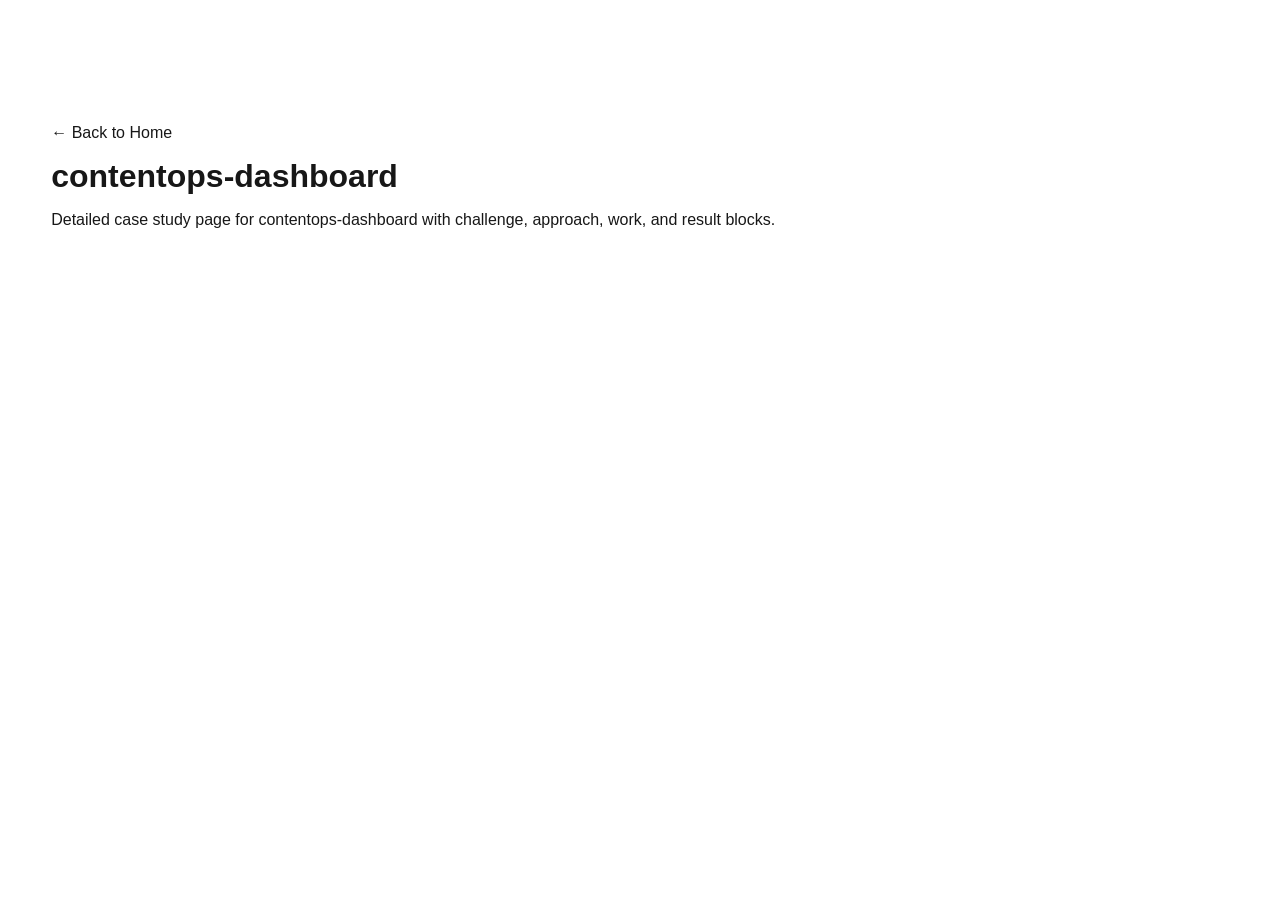
<file: work/contentops-dashboard.html>
<!doctype html><html><head><meta charset='utf-8'><meta name='viewport' content='width=device-width,initial-scale=1'><title>contentops-dashboard</title><link rel='stylesheet' href='../css/reset.css'><link rel='stylesheet' href='../css/tokens.css'><link rel='stylesheet' href='../css/typography.css'><link rel='stylesheet' href='../css/layout.css'><link rel='stylesheet' href='../css/components.css'></head><body><main class='container' style='padding:4rem 0'><a href='../index.html'>← Back to Home</a><h1 style='margin:1rem 0'>contentops-dashboard</h1><p>Detailed case study page for contentops-dashboard with challenge, approach, work, and result blocks.</p></main></body></html>
</file>
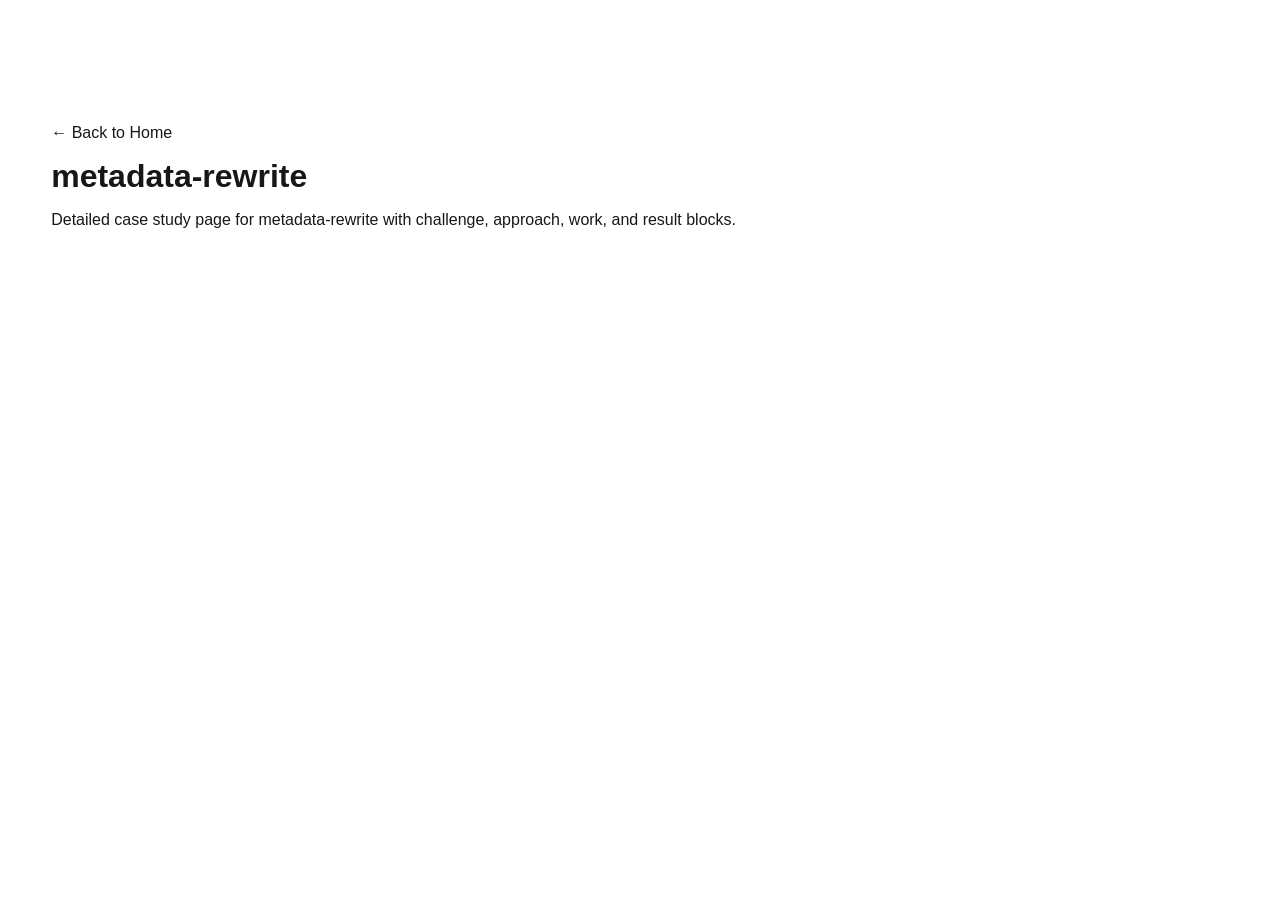
<file: work/metadata-rewrite.html>
<!doctype html><html><head><meta charset='utf-8'><meta name='viewport' content='width=device-width,initial-scale=1'><title>metadata-rewrite</title><link rel='stylesheet' href='../css/reset.css'><link rel='stylesheet' href='../css/tokens.css'><link rel='stylesheet' href='../css/typography.css'><link rel='stylesheet' href='../css/layout.css'><link rel='stylesheet' href='../css/components.css'></head><body><main class='container' style='padding:4rem 0'><a href='../index.html'>← Back to Home</a><h1 style='margin:1rem 0'>metadata-rewrite</h1><p>Detailed case study page for metadata-rewrite with challenge, approach, work, and result blocks.</p></main></body></html>
</file>
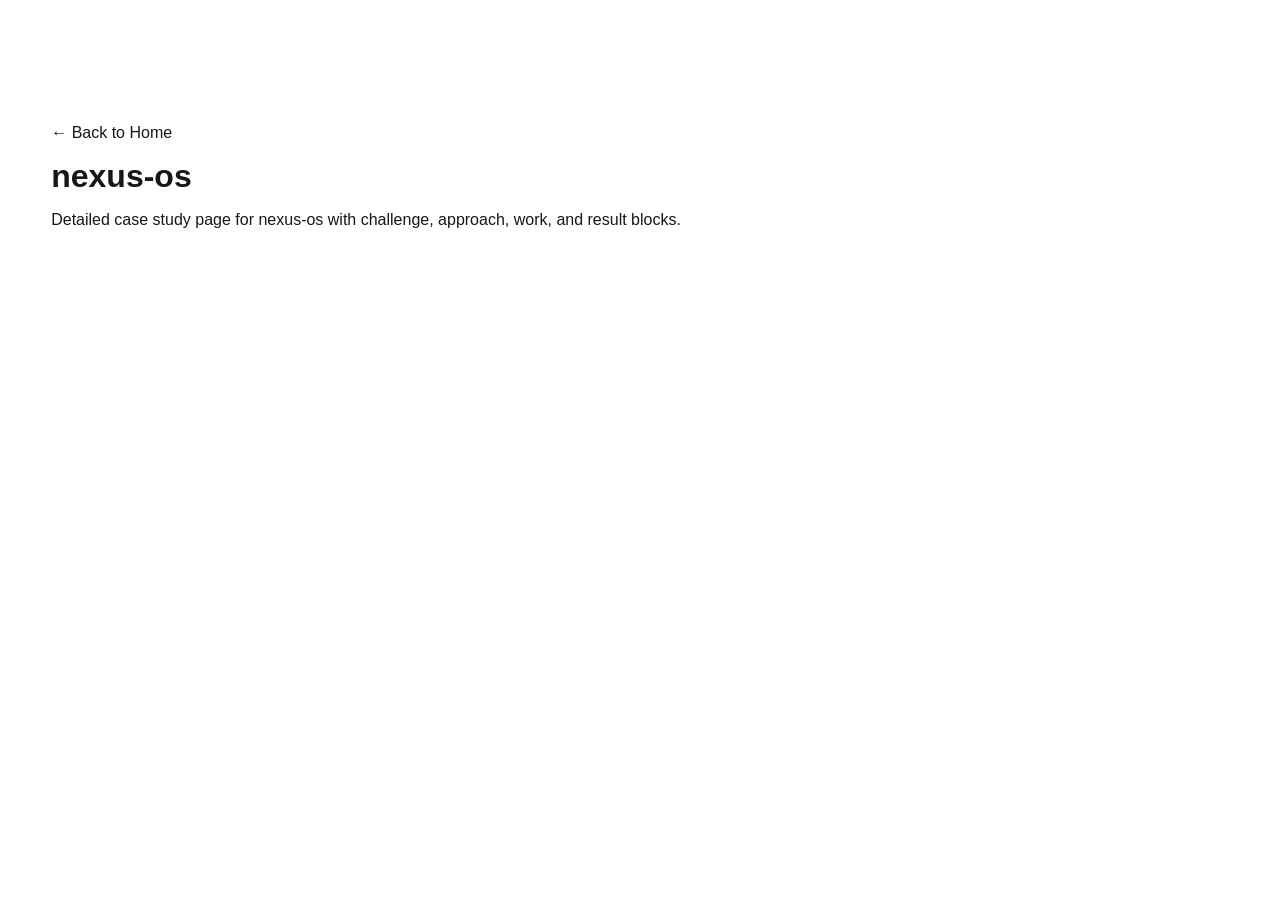
<file: work/nexus-os.html>
<!doctype html><html><head><meta charset='utf-8'><meta name='viewport' content='width=device-width,initial-scale=1'><title>nexus-os</title><link rel='stylesheet' href='../css/reset.css'><link rel='stylesheet' href='../css/tokens.css'><link rel='stylesheet' href='../css/typography.css'><link rel='stylesheet' href='../css/layout.css'><link rel='stylesheet' href='../css/components.css'></head><body><main class='container' style='padding:4rem 0'><a href='../index.html'>← Back to Home</a><h1 style='margin:1rem 0'>nexus-os</h1><p>Detailed case study page for nexus-os with challenge, approach, work, and result blocks.</p></main></body></html>
</file>
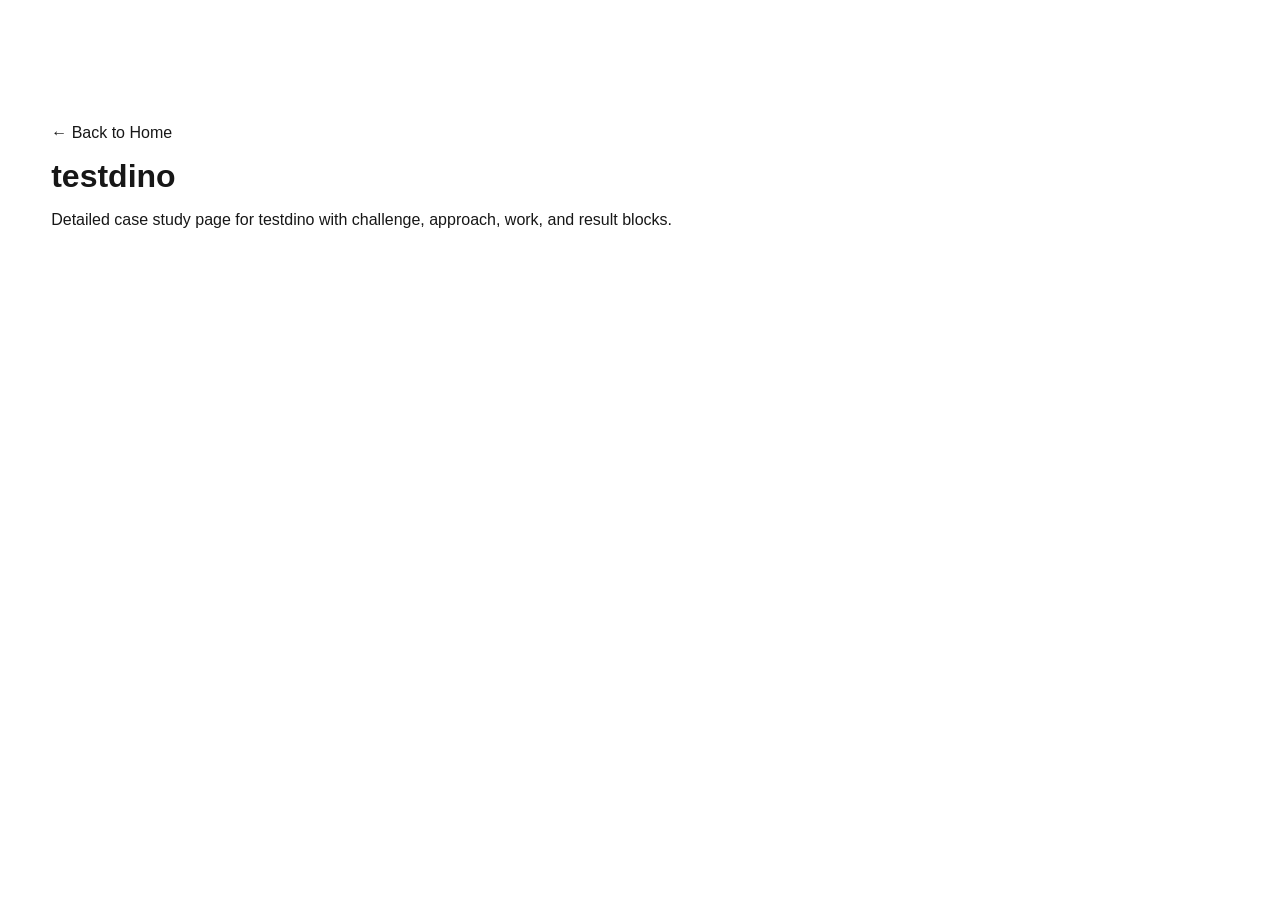
<file: work/testdino.html>
<!doctype html><html><head><meta charset='utf-8'><meta name='viewport' content='width=device-width,initial-scale=1'><title>testdino</title><link rel='stylesheet' href='../css/reset.css'><link rel='stylesheet' href='../css/tokens.css'><link rel='stylesheet' href='../css/typography.css'><link rel='stylesheet' href='../css/layout.css'><link rel='stylesheet' href='../css/components.css'></head><body><main class='container' style='padding:4rem 0'><a href='../index.html'>← Back to Home</a><h1 style='margin:1rem 0'>testdino</h1><p>Detailed case study page for testdino with challenge, approach, work, and result blocks.</p></main></body></html>
</file>
<file: css/tokens.css>
:root {
  --color-bg: #ffffff;
  --color-surface: #f8fafc;
  --color-surface-muted: #f1f5f9;
  --color-text-primary: #171717;
  --color-text-secondary: #737373;
  --color-border: #e2e8f0;
  --gold: #a88e67;
  --brown: #564538;
  --gold-light: rgba(168, 142, 103, 0.08);
  --accent-blue: #2563eb;
  --accent-blue-light: #eff6ff;
  --accent-green: #16a34a;
  --accent-green-light: #f0fdf4;
  --font-primary: 'Poppins', sans-serif;
  --font-mono: 'DejaVu Sans Mono', 'Courier New', monospace;
  --space-96: 96px;
  --space-120: 120px;
  --section-padding-y: 96px;
  --section-max-width: 1200px;
  --radius-md: 10px;
  --radius-lg: 16px;
  --radius-pill: 999px;
  --shadow-hover: 0 4px 16px rgba(0, 0, 0, 0.08), 0 1px 0 #e2e8f0;
  --transition-fast: 150ms ease;
  --transition-normal: 250ms ease;
}
</file>
<file: css/typography.css>
.text-display { font-size: clamp(3rem, 7vw, 72px); font-weight: 700; line-height: 1.05; letter-spacing: -2px; }
.text-h2 { font-size: clamp(2rem, 4vw, 44px); font-weight: 700; line-height: 1.15; }
.text-h3 { font-size: 24px; font-weight: 700; line-height: 1.3; }
.text-body { font-size: 17px; line-height: 1.75; }
.text-small { font-size: 14px; line-height: 1.6; color: var(--color-text-secondary); }
.text-label { font-family: var(--font-mono); font-size: 12px; letter-spacing: 1.3px; text-transform: uppercase; color: var(--color-text-secondary); }
.text-nav { font-size: 14px; font-weight: 500; }
.text-muted { color: var(--color-text-secondary); }
</file>
<file: css/layout.css>
.container { width: min(var(--section-max-width), 92%); margin: 0 auto; }
.section { padding: var(--section-padding-y) 0; background: var(--color-bg); }
.section.surface { background: var(--color-surface); }
.narrow { max-width: 680px; }
.center { text-align: center; }
.hero-grid { display: grid; grid-template-columns: 1fr 1fr; gap: 80px; align-items: start; }
.section-hero { padding: var(--space-120) 0 0; }
.gsc-grid { display: grid; grid-template-columns: 1fr 1fr; gap: 16px; }
.service-grid { display: grid; grid-template-columns: repeat(3, 1fr); gap: 24px; }
.case-stack { display: grid; gap: 32px; margin-top: 24px; }
.project-grid { display: grid; grid-template-columns: repeat(3, 1fr); gap: 20px; margin-top: 20px; }
.two-col { display: grid; grid-template-columns: 1fr 1fr; gap: 64px; }
.process-row { display: flex; margin-top: 24px; }
.site-footer { background: var(--brown); color: rgba(255, 255, 255, 0.9); padding: 48px 0; }
.footer-top { display: flex; justify-content: space-between; gap: 16px; align-items: center; }
.footer-bottom { margin-top: 18px; padding-top: 18px; border-top: 1px solid rgba(255,255,255,0.15); font-family: var(--font-mono); font-size: 11px; color: rgba(255,255,255,0.6); }
</file>
<file: css/components.css>
.site-header { position: fixed; top: 0; left: 0; right: 0; z-index: 100; height: 60px; transition: background .2s, box-shadow .2s; }
.site-header.scrolled { background: rgba(255,255,255,.95); backdrop-filter: blur(8px); box-shadow: 0 1px 0 #e2e8f0; }
.nav-wrap { height: 100%; display: flex; justify-content: space-between; align-items: center; }
.brand { font-weight: 600; font-size: 18px; }
.desktop-nav { display: flex; gap: 32px; color: var(--color-text-secondary); }
.desktop-nav a:hover { color: var(--color-text-primary); }
.hamburger { display: none; border: 0; background: none; }
.hamburger span { display: block; width: 20px; height: 2px; margin: 4px 0; background: #171717; }
.mobile-nav { position: fixed; inset: 0; background: #fff; display: none; flex-direction: column; justify-content: center; align-items: center; gap: 20px; font-size: 28px; font-weight: 600; }
.mobile-nav.open { display: flex; }
#mobile-close { position: absolute; top: 20px; right: 20px; border: 0; background: none; font-size: 32px; }
.hero-sub { margin: 8px 0 12px; }
.heading-underline { display: block; width: 0; height: 3px; background: var(--gold); margin: 12px 0 32px; transition: width 500ms ease-out; }
.heading-underline.is-visible, .hero-underline { width: 56px; }
.heading-underline.centered { margin-inline: auto; }
.btn { border-radius: var(--radius-md); padding: 12px 24px; font-size: 15px; font-weight: 600; transition: var(--transition-fast); }
.btn-primary { background: var(--gold); color: #fff; }
.btn-primary:hover { background: var(--brown); transform: translateY(-1px); }
.btn-secondary { border: 1.5px solid var(--color-border); }
.btn-secondary:hover { border-color: var(--brown); color: var(--brown); }
.cta-row { display: flex; gap: 12px; margin-top: 24px; flex-wrap: wrap; }
.gsc-card { background: var(--color-surface); border: 1px solid var(--color-border); border-radius: var(--radius-md); padding: 20px; }
.gsc-card-header { display: flex; justify-content: space-between; }
.gsc-label,.gsc-period { font-family: var(--font-mono); font-size: 10px; color: var(--color-text-secondary); }
.gsc-trend { font-family: var(--font-mono); font-size: 10px; }
.gsc-trend.up { color: var(--accent-green); }
.gsc-number { font-size: 38px; font-weight: 700; font-variant-numeric: tabular-nums; }
.gsc-sparkline { height: 28px; margin: 8px 0; }
.gsc-sparkline polyline { fill: none; stroke: var(--gold); stroke-width: 1.5; }
.marquee-strip { border-top: 1px solid var(--color-border); border-bottom: 1px solid var(--color-border); background: var(--color-surface); padding: 14px 0; margin-top: 60px; display: flex; overflow: hidden; }
.marquee-label { font-family: var(--font-mono); font-size: 10px; padding: 0 24px; border-right: 1px solid var(--color-border); white-space: nowrap; color: var(--color-text-secondary); }
.marquee-track { display: flex; gap: 12px; padding-left: 14px; animation: marquee 30s linear infinite; }
.keyword-pill,.skill-pill,.tag-pill { font-family: var(--font-mono); border: 1px solid var(--color-border); border-radius: var(--radius-pill); padding: 4px 12px; background: #fff; font-size: 12px; }
.service-card,.project-card,.case-study-card { border: 1px solid var(--color-border); border-radius: var(--radius-lg); transition: var(--transition-normal); background: #fff; }
.service-card:hover,.project-card:hover,.case-study-card:hover { transform: translateY(-4px); border-color: var(--gold); box-shadow: var(--shadow-hover); }
.service-card { padding: 32px; display: flex; flex-direction: column; gap: 16px; }
.service-card svg { width: 32px; height: 32px; stroke: var(--gold); fill: none; stroke-width: 1.5; }
.tag-row,.pill-grid { display: flex; flex-wrap: wrap; gap: 8px; margin-top: 12px; }
.service-best-for { font-size: 13px; color: var(--color-text-secondary); }
.service-best-for .label { font-weight: 600; color: var(--color-text-primary); }
.case-study-card { padding: 40px; display: grid; grid-template-columns: 1fr 1fr; gap: 48px; }
.mini-grid { display: grid; grid-template-columns: 1fr 1fr; gap: 12px; }
.mini-gsc-card { background: var(--color-surface); border: 1px solid var(--color-border); border-radius: var(--radius-md); padding: 16px; }
.mini-gsc-card strong { font-size: 28px; display:block; }
.mini-gsc-card span { font-family: var(--font-mono); font-size: 10px; color: var(--color-text-secondary); }
.case-cta { color: var(--gold); font-weight: 600; display: inline-flex; gap: 6px; margin-top: 18px; }
.case-cta:hover { color: var(--brown); gap: 10px; }
.type-badge { font-family: var(--font-mono); font-size: 10px; padding: 3px 10px; border-radius: var(--radius-pill); width: fit-content; text-transform: uppercase; }
.badge-pipeline { background: rgba(168,142,103,.1); color: var(--brown); }
.badge-tool { background: var(--accent-blue-light); color: var(--accent-blue); }
.badge-skill { background: var(--accent-green-light); color: var(--accent-green); }
.badge-results { background: #fef9ee; color: #92400e; }
.project-card { padding: 28px; display: flex; flex-direction: column; gap: 12px; }
.process-step { position: relative; flex: 1; padding-top: 48px; }
.step-bg-number { position: absolute; top: 0; left: 0; font-size: 96px; font-weight: 700; color: #f1f5f9; }
.step-circle { width: 36px; height: 36px; border-radius: 50%; background: var(--gold); color: #fff; display: flex; align-items: center; justify-content: center; margin-bottom: 16px; }
.step-content { position: relative; z-index: 1; }
.step-content h3 { font-size: 16px; margin-bottom: 8px; }
.step-content p { font-size: 14px; color: var(--color-text-secondary); line-height: 1.6; }
.process-connector { flex: 0 0 40px; border-top: 1.5px dashed var(--gold); margin-top: 60px; opacity: .4; height: 1px; }
.about-meta { margin-top: 32px; }
</file>
<file: css/animations.css>
@keyframes marquee { from { transform: translateX(0); } to { transform: translateX(-50%); } }
.scroll-reveal { opacity: 0; transform: translateY(20px); transition: opacity .4s ease, transform .4s ease; }
.scroll-reveal.is-visible { opacity: 1; transform: translateY(0); }
.card-load { opacity: 0; transform: translateY(12px); animation: cardIn 350ms ease forwards; }
.card-load:nth-child(1){animation-delay:.2s}.card-load:nth-child(2){animation-delay:.35s}.card-load:nth-child(3){animation-delay:.5s}.card-load:nth-child(4){animation-delay:.65s}
@keyframes cardIn { to { opacity: 1; transform: translateY(0);} }
@media (prefers-reduced-motion: reduce) { *, *::before, *::after { animation: none !important; transition: none !important; } }
</file>
<file: css/responsive.css>
@media (max-width: 1024px) { .project-grid {grid-template-columns: repeat(2,1fr);} }
@media (max-width: 768px) {
  .desktop-nav { display: none; }
  .hamburger { display: block; }
  .hero-grid,.service-grid,.case-study-card,.project-grid,.two-col { grid-template-columns: 1fr; }
  .process-row { flex-direction: column; gap: 24px; }
  .process-connector { display: none; }
}
@media (max-width: 480px) { .section { padding: 72px 0; } }
</file>
